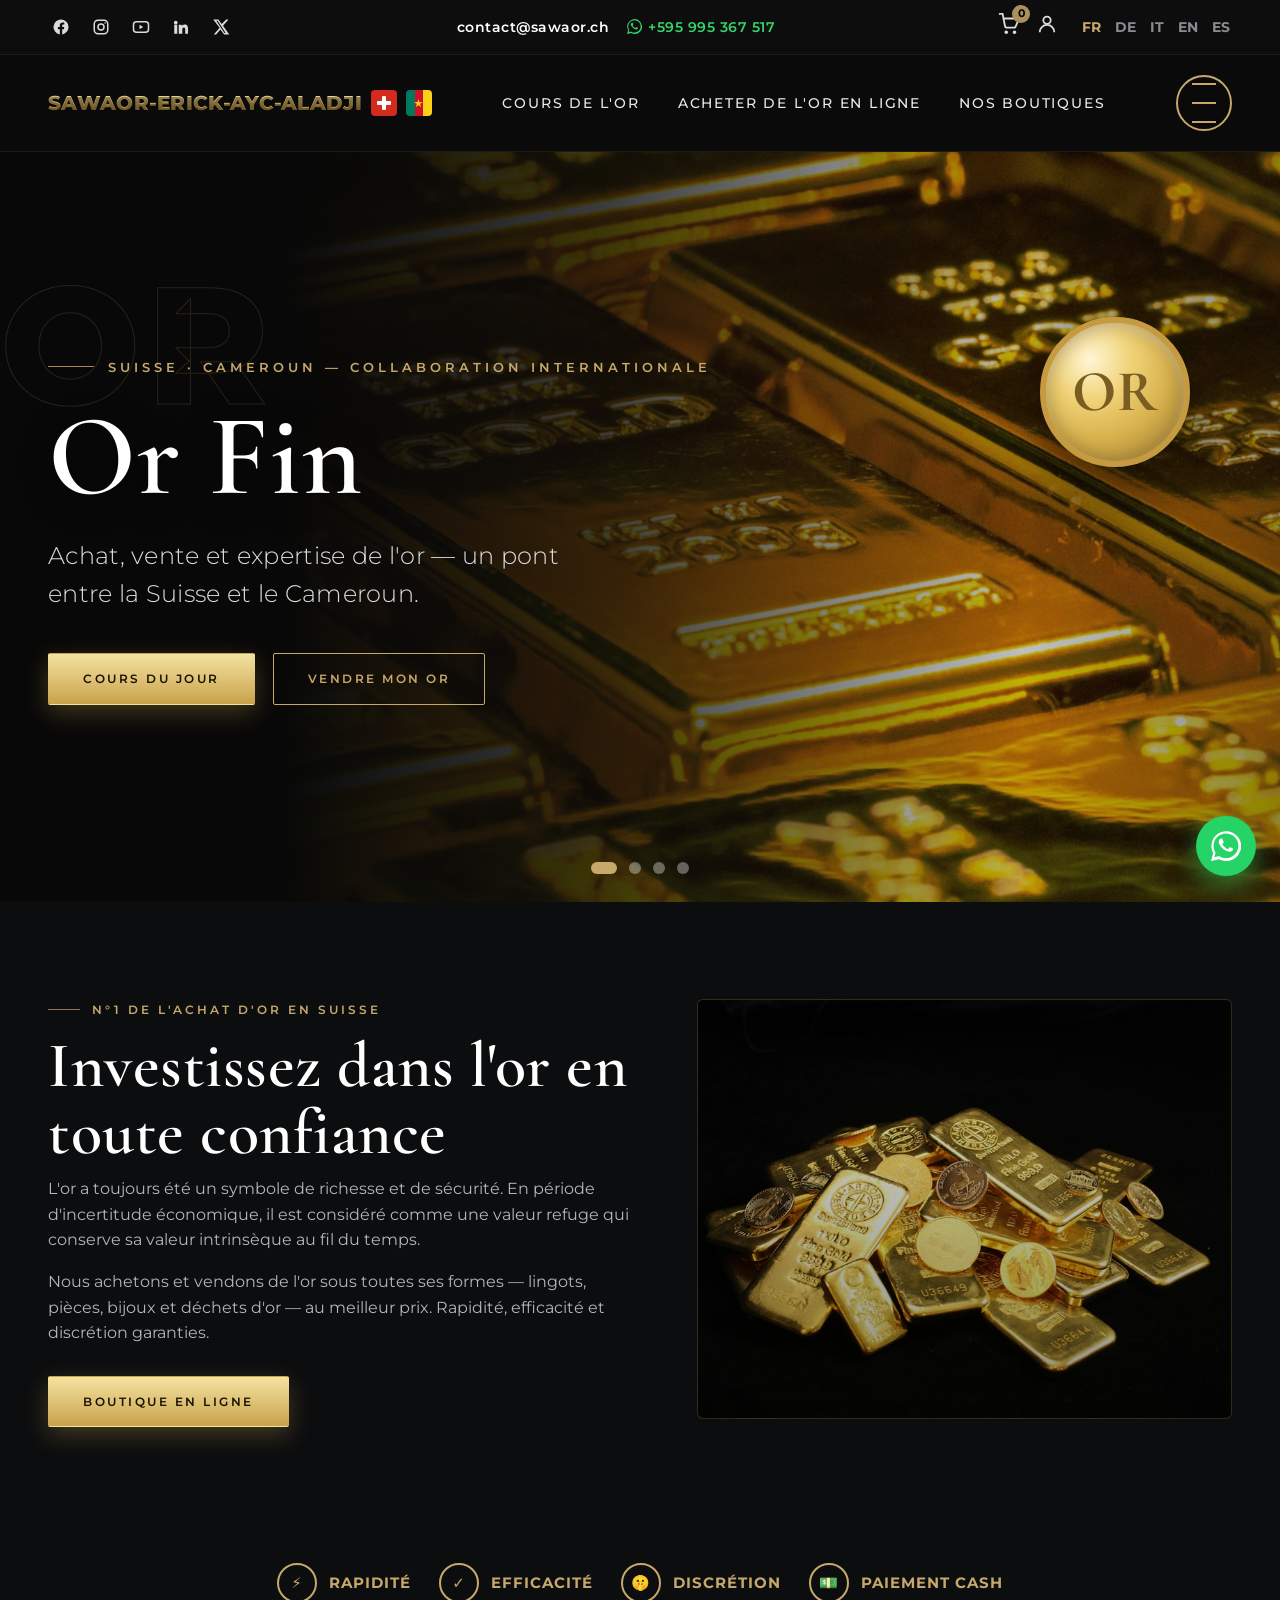
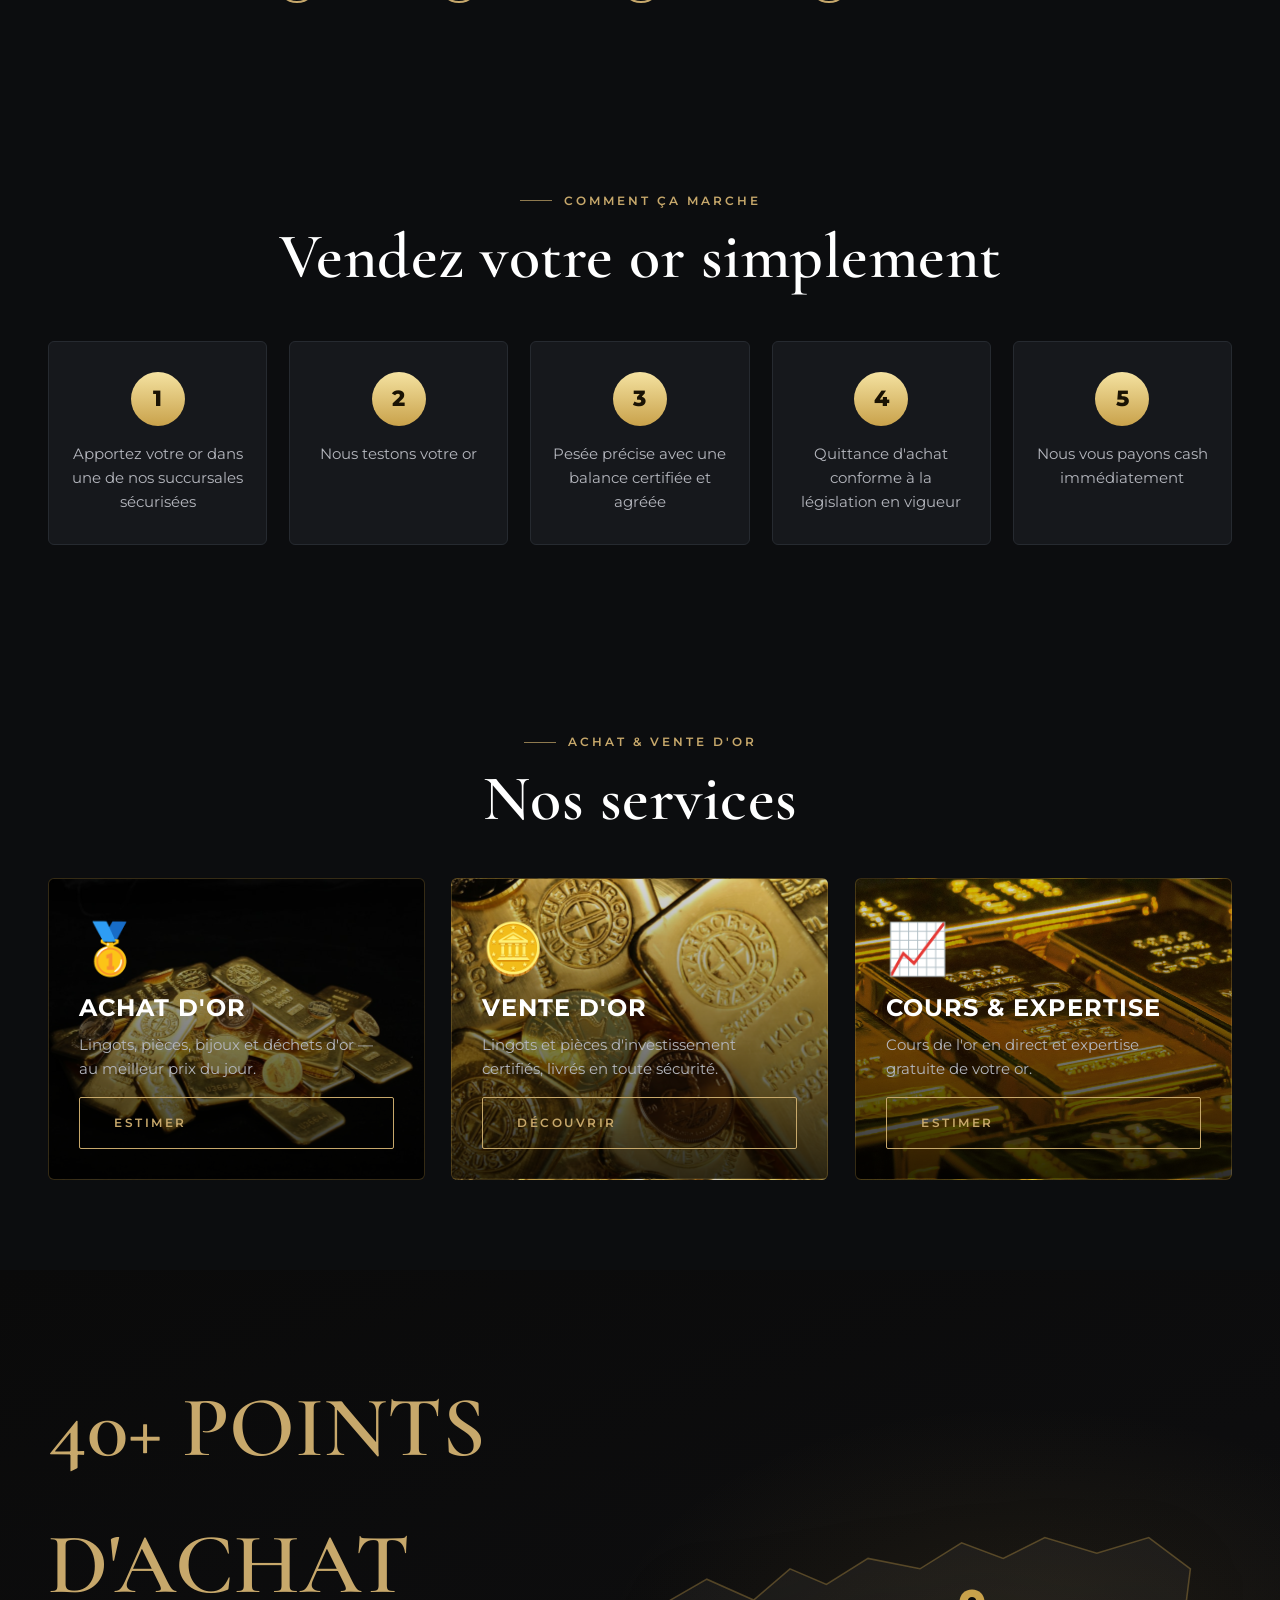
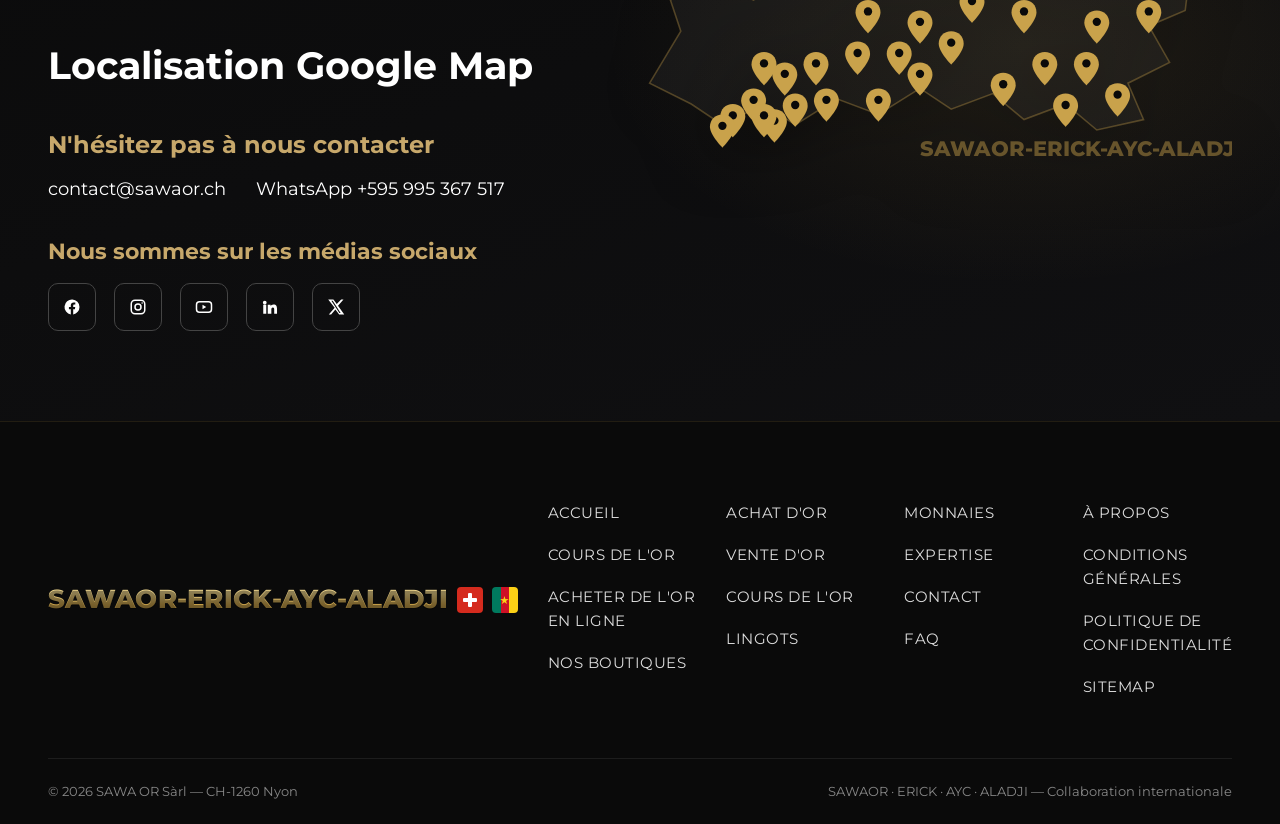
<file: index.html>
<!DOCTYPE html>
<html lang="fr">
<head>
<meta charset="UTF-8">
<meta name="viewport" content="width=device-width, initial-scale=1">
<title>SAWAOR-ERICK-AYC-ALADJI — Achat & Vente d'Or · Collaboration internationale</title>
<meta name="description" content="SAWAOR-ERICK-AYC-ALADJI — Achat et vente d'or en Suisse. Collaboration internationale Suisse–Cameroun. Cours de l'or en direct, paiement cash.">
<link rel="preconnect" href="https://fonts.googleapis.com">
<link href="https://fonts.googleapis.com/css2?family=Cormorant+Garamond:ital,wght@0,500;0,600;0,700;1,500&family=Montserrat:wght@300;400;500;600;700&display=swap" rel="stylesheet">
<link rel="stylesheet" href="css/style.css">
</head>
<body>
<div id="header"></div>

<!-- HERO -->
<section class="hero">
  <span class="ghost">OR</span>
  <div class="coin3d" aria-hidden="true"><div class="face front">OR</div><div class="face back">★</div></div>
  <div class="container">
    <div class="kicker" data-i18n="hero.kicker">Suisse · Cameroun — Collaboration internationale</div>
    <h1 data-i18n="hero.title">Or Fin</h1>
    <div class="sub" data-i18n="hero.sub">Achat, vente et expertise de l'or — un pont entre la Suisse et le Cameroun.</div>
    <div class="cta-row">
      <a class="btn btn-gold" href="cours.html" data-i18n="hero.cta1">Cours du jour</a>
      <a class="btn btn-ghost" href="boutiques.html" data-i18n="hero.cta2">Vendre mon or</a>
    </div>
  </div>
  <div class="dots"><span class="active"></span><span></span><span></span><span></span></div>
</section>

<!-- INTRO -->
<section class="section section-dark">
  <div class="container split">
    <div class="copy">
      <div class="eyebrow" data-i18n="intro.eyebrow">N°1 de l'achat d'or en Suisse</div>
      <h2 class="section-title" data-i18n="intro.title">Investissez dans l'or en toute confiance</h2>
      <p data-i18n="intro.p1">L'or a toujours été un symbole de richesse et de sécurité…</p>
      <p data-i18n="intro.p2">Nous achetons et vendons or, argent, bijoux, montres et pièces…</p>
      <a class="btn btn-gold" href="acheter.html" style="margin-top:14px" data-i18n="shop.eyebrow">Boutique en ligne</a>
    </div>
    <div class="media"><div class="coin">🏆</div></div>
  </div>
</section>

<!-- USP -->
<section class="section section-dark" style="padding-top:0">
  <div class="container">
    <div class="usp">
      <div class="item"><span class="ic">⚡</span><span data-i18n="usp.fast">Rapidité</span></div>
      <div class="item"><span class="ic">✓</span><span data-i18n="usp.eff">Efficacité</span></div>
      <div class="item"><span class="ic">🤫</span><span data-i18n="usp.disc">Discrétion</span></div>
      <div class="item"><span class="ic">💵</span><span data-i18n="usp.cash">Paiement cash</span></div>
    </div>
  </div>
</section>

<!-- PROCESO -->
<section class="section section-dark" id="steps">
  <div class="container">
    <div class="center" style="max-width:760px">
      <div class="eyebrow" data-i18n="steps.eyebrow">Comment ça marche</div>
      <h2 class="section-title" data-i18n="steps.title">Vendez votre or simplement</h2>
    </div>
    <div class="steps">
      <div class="step"><div class="n">1</div><p data-i18n="step1">Apportez votre or dans une de nos succursales sécurisées</p></div>
      <div class="step"><div class="n">2</div><p data-i18n="step2">Nous testons votre marchandise</p></div>
      <div class="step"><div class="n">3</div><p data-i18n="step3">Pesée précise avec une balance certifiée</p></div>
      <div class="step"><div class="n">4</div><p data-i18n="step4">Quittance d'achat conforme à la législation</p></div>
      <div class="step"><div class="n">5</div><p data-i18n="step5">Nous vous payons cash immédiatement</p></div>
    </div>
  </div>
</section>

<!-- SERVICIOS / CATEGORÍAS -->
<section class="section section-dark" id="services">
  <div class="container">
    <div class="center" style="max-width:760px">
      <div class="eyebrow" data-i18n="cats.eyebrow">Ce que nous achetons &amp; vendons</div>
      <h2 class="section-title" data-i18n="cats.title">Nos services</h2>
    </div>
    <div class="cards-3">
      <div class="feature" style="background-image:linear-gradient(180deg,rgba(0,0,0,.15),rgba(0,0,0,.82)),url('img/photos/lingots.jpg')">
        <div class="ico">🥇</div>
        <h3 data-i18n="svc.buy.t">Achat d'or</h3>
        <p data-i18n="svc.buy.p">Lingots, pièces, bijoux et déchets d'or — au meilleur prix du jour.</p>
        <a class="btn btn-ghost" href="cours.html" data-i18n="cat.sell">Estimer</a>
      </div>
      <div class="feature" style="background-image:linear-gradient(180deg,rgba(0,0,0,.15),rgba(0,0,0,.82)),url('img/photos/coins.jpg')">
        <div class="ico">🪙</div>
        <h3 data-i18n="svc.sell.t">Vente d'or</h3>
        <p data-i18n="svc.sell.p">Lingots et pièces d'investissement certifiés, livrés en toute sécurité.</p>
        <a class="btn btn-ghost" href="acheter.html" data-i18n="cat.buy">Découvrir</a>
      </div>
      <div class="feature" style="background-image:linear-gradient(180deg,rgba(0,0,0,.15),rgba(0,0,0,.82)),url('img/photos/hero.jpg')">
        <div class="ico">📈</div>
        <h3 data-i18n="svc.exp.t">Cours &amp; Expertise</h3>
        <p data-i18n="svc.exp.p">Cours de l'or en direct et expertise gratuite de votre or.</p>
        <a class="btn btn-ghost" href="cours.html" data-i18n="cat.sell">Estimer</a>
      </div>
    </div>
  </div>
</section>

<div id="footer"></div>

<script src="js/data.js"></script>
<script src="js/i18n.js"></script>
<script src="js/main.js"></script>
<script>
  document.getElementById('header').innerHTML=buildHeader('home');
  document.getElementById('footer').innerHTML=buildFooter();
  initCommon();
  // slider de puntos (decorativo)
  const dots=document.querySelectorAll('.hero .dots span');let di=0;
  setInterval(()=>{dots.forEach(d=>d.classList.remove('active'));di=(di+1)%dots.length;dots[di].classList.add('active');},3500);
</script>
</body>
</html>
</file>
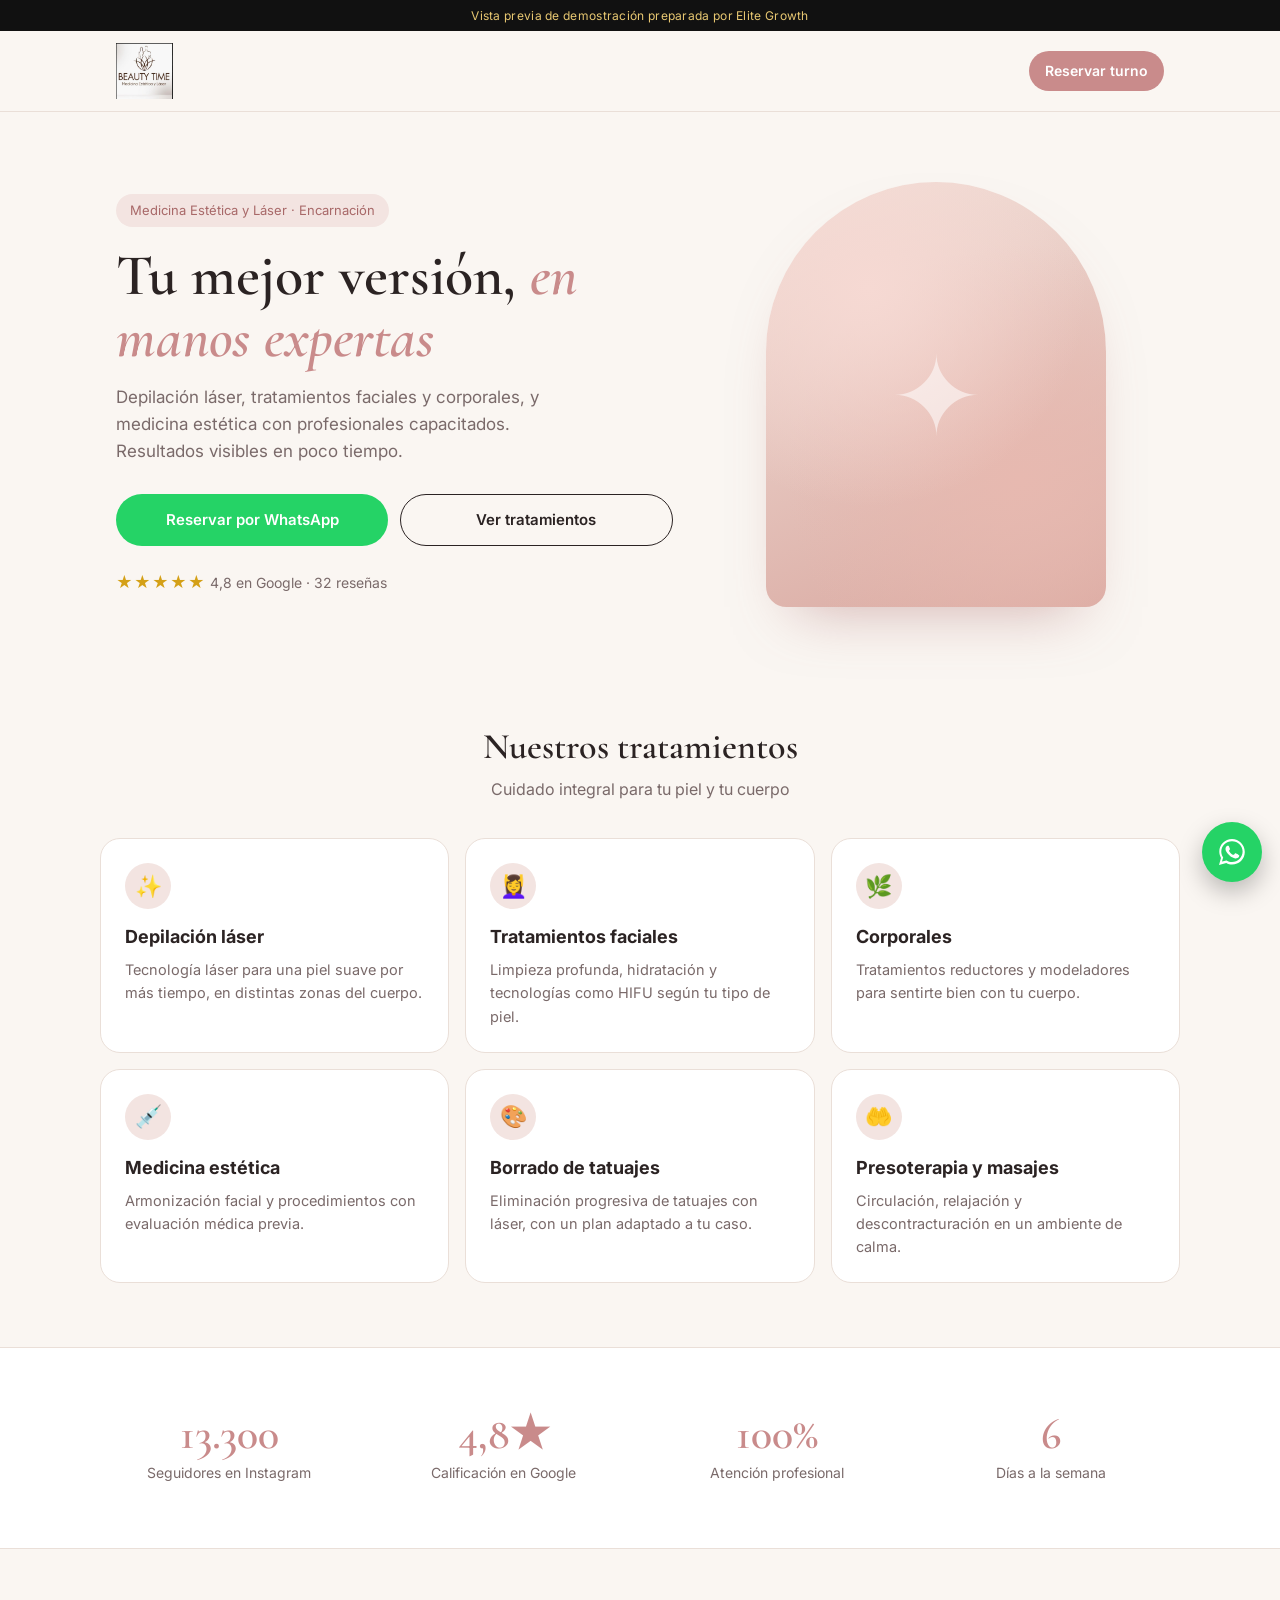
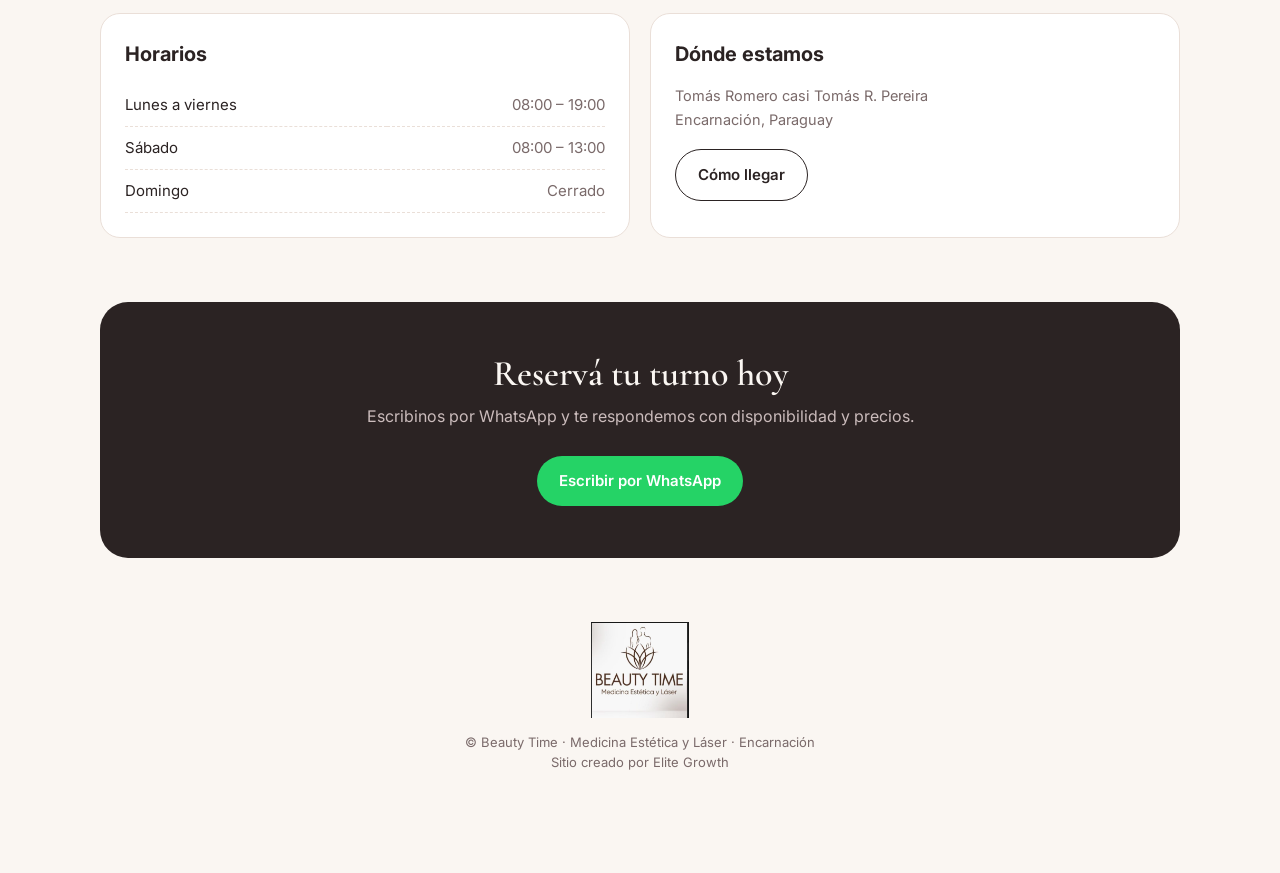
<file: beauty-time/index.html>
<!DOCTYPE html>
<html lang="es-PY">
<head>
<meta charset="UTF-8">
<meta name="viewport" content="width=device-width, initial-scale=1.0">
<title>Beauty Time · Medicina Estética y Láser · Encarnación</title>
<meta name="description" content="Depilación láser, tratamientos faciales y corporales, medicina estética y más en Encarnación, Paraguay. Reservá tu turno por WhatsApp.">
<link rel="preconnect" href="https://fonts.googleapis.com">
<link rel="preconnect" href="https://fonts.gstatic.com" crossorigin>
<link href="https://fonts.googleapis.com/css2?family=Cormorant+Garamond:ital,wght@0,500;0,600;1,500&family=Inter:wght@400;500;600&display=swap" rel="stylesheet">
<style>
  :root{
    --rose:#c98b8b; --rose-d:#a86868; --rose-soft:#f3e4e1;
    --cream:#faf6f2; --ink:#2b2323; --muted:#7a6a6a; --line:#eadfd8;
    --white:#ffffff; --wa:#25d366;
  }
  @media (prefers-color-scheme: dark){
    :root:not([data-theme="light"]){
      --cream:#1d1718; --ink:#f5ecea; --muted:#b6a6a6; --line:#3a2e2f;
      --white:#261e1f; --rose-soft:#3a2a2b; --rose:#d99f9f; --rose-d:#e7b3b3;
    }
  }
  :root[data-theme="dark"]{
    --cream:#1d1718; --ink:#f5ecea; --muted:#b6a6a6; --line:#3a2e2f;
    --white:#261e1f; --rose-soft:#3a2a2b; --rose:#d99f9f; --rose-d:#e7b3b3;
  }
  *{box-sizing:border-box;margin:0;padding:0}
  html{scroll-behavior:smooth}
  body{font-family:Inter,system-ui,sans-serif;color:var(--ink);background:var(--cream);line-height:1.6;overflow-x:hidden}
  a{color:inherit;text-decoration:none}
  img{max-width:100%}
  .demo-bar{background:#111;color:#e8c872;font-size:12px;text-align:center;padding:6px 16px;letter-spacing:.3px}
  header{position:sticky;top:0;z-index:10;background:rgba(250,246,242,.92);backdrop-filter:blur(8px);-webkit-backdrop-filter:blur(8px);border-bottom:1px solid var(--line)}
  .nav{max-width:1080px;margin:auto;display:flex;align-items:center;justify-content:space-between;gap:12px;padding:12px 16px}
  .logo{display:inline-flex;align-items:center;white-space:nowrap}
  .logo img{height:56px;width:auto;display:block}
  .footer-logo{display:block;margin:0 auto 14px;height:96px;width:auto}
  .btn{display:inline-flex;align-items:center;justify-content:center;gap:8px;background:var(--rose);color:#fff;padding:13px 22px;border-radius:40px;font-weight:600;font-size:15px;transition:background .2s,transform .2s;border:0;cursor:pointer;text-align:center}
  .btn:hover{background:var(--rose-d)}
  .btn:active{transform:scale(.98)}
  .btn.ghost{background:transparent;color:var(--ink);border:1px solid var(--ink)}
  .btn.ghost:hover{background:var(--ink);color:var(--cream)}
  .btn.sm{padding:9px 16px;font-size:14px}
  .btn.wa{background:var(--wa)}
  .btn.wa:hover{background:#1ebe5a}

  .hero{max-width:1080px;margin:auto;padding:44px 16px 56px;display:grid;gap:36px;align-items:center}
  .tag{display:inline-block;font-size:13px;color:var(--rose-d);background:var(--rose-soft);padding:6px 14px;border-radius:30px;margin-bottom:18px}
  h1{font-family:'Cormorant Garamond',serif;font-size:42px;line-height:1.06;font-weight:600;margin-bottom:16px}
  h1 em{color:var(--rose);font-style:italic}
  .hero p.lead{color:var(--muted);font-size:17px;margin-bottom:28px;max-width:480px}
  .cta-row{display:flex;gap:12px;flex-wrap:wrap}
  .cta-row .btn{flex:1 1 220px}
  .stars{margin-top:24px;font-size:14px;color:var(--muted)}
  .stars b{color:#d4a017;font-size:16px;letter-spacing:1px}
  .hero-art{aspect-ratio:4/5;width:100%;max-width:340px;margin:auto;border-radius:200px 200px 24px 24px;background:radial-gradient(circle at 30% 25%,#f6d9d3,transparent 55%),radial-gradient(circle at 75% 70%,#e7b9b0,transparent 60%),linear-gradient(160deg,#f2e1da,#d9a8a0);position:relative;overflow:hidden;box-shadow:0 30px 60px -30px rgba(168,104,104,.5)}
  .hero-art::after{content:"✦";position:absolute;font-size:110px;color:rgba(255,255,255,.55);top:50%;left:50%;transform:translate(-50%,-50%)}

  section{padding:64px 16px}
  .wrap{max-width:1080px;margin:auto}
  h2{font-family:'Cormorant Garamond',serif;font-size:36px;font-weight:600;text-align:center;margin-bottom:10px;line-height:1.1}
  .sub{text-align:center;color:var(--muted);margin:0 auto 36px;max-width:560px}

  .grid{display:grid;gap:16px;grid-template-columns:1fr}
  .card{background:var(--white);border:1px solid var(--line);border-radius:20px;padding:24px}
  .card .ic{width:46px;height:46px;border-radius:50%;background:var(--rose-soft);display:grid;place-items:center;font-size:22px;margin-bottom:14px}
  .card h3{font-size:18px;margin-bottom:6px}
  .card p{color:var(--muted);font-size:14.5px}

  .why{background:var(--white);border-top:1px solid var(--line);border-bottom:1px solid var(--line)}
  .why .grid{grid-template-columns:1fr 1fr;text-align:center}
  .why .n{font-family:'Cormorant Garamond',serif;font-size:44px;color:var(--rose);font-weight:600;line-height:1}
  .why .l{font-size:14px;color:var(--muted);margin-top:6px}

  .info{display:grid;gap:20px;grid-template-columns:1fr}
  .info h3{font-size:20px;margin-bottom:14px}
  table{width:100%;font-size:15px;border-collapse:collapse}
  td{padding:9px 0;border-bottom:1px dashed var(--line)}
  td:last-child{text-align:right;color:var(--muted)}
  .addr{color:var(--muted);margin-bottom:18px}

  .final{background:var(--ink);color:var(--cream);text-align:center;border-radius:28px;padding:52px 22px;max-width:1080px;margin:0 auto 64px}
  .final h2{color:var(--cream)}
  .final p{color:#cbbcbc;margin:8px 0 26px}
  .final .btn{background:var(--wa)}
  .final .btn:hover{background:#1ebe5a}

  footer{text-align:center;font-size:13px;color:var(--muted);padding:0 16px 100px}

  .wa-float{position:fixed;right:18px;bottom:18px;width:60px;height:60px;border-radius:50%;background:var(--wa);display:grid;place-items:center;box-shadow:0 10px 25px rgba(0,0,0,.25);z-index:20;transition:transform .2s}
  .wa-float:hover{transform:scale(1.06)}
  .wa-float svg{width:32px;height:32px;fill:#fff}

  .reveal{opacity:0;transform:translateY(16px);transition:opacity .6s ease,transform .6s ease}
  .reveal.in{opacity:1;transform:none}
  @media (prefers-reduced-motion: reduce){
    html{scroll-behavior:auto}
    .reveal{opacity:1;transform:none;transition:none}
  }

  @media (min-width:640px){
    .grid{grid-template-columns:repeat(2,1fr)}
    h1{font-size:50px}
    .why .grid{grid-template-columns:repeat(4,1fr)}
  }
  @media (min-width:900px){
    .hero{grid-template-columns:1.1fr .9fr;padding-top:70px}
    .hero p.lead{margin-left:0}
    h1{font-size:58px}
    .grid{grid-template-columns:repeat(3,1fr)}
    .info{grid-template-columns:1fr 1fr}
    .nav a.btn{display:inline-flex}
  }
  @media (max-width:360px){
    .logo img{height:46px}
    .nav .btn.sm{padding:8px 12px;font-size:13px}
  }
</style>
</head>
<body>

<div class="demo-bar">Vista previa de demostración preparada por Elite Growth</div>

<header>
  <div class="nav">
    <a class="logo" href="#inicio"><img src="img/logo.png" alt="Beauty Time · Medicina Estética y Láser" width="742" height="724"></a>
    <a class="btn sm" href="https://wa.me/595995350015?text=Hola%20Beauty%20Time%2C%20quiero%20reservar%20un%20turno">Reservar turno</a>
  </div>
</header>

<main id="inicio">

  <div class="hero">
    <div>
      <span class="tag">Medicina Estética y Láser · Encarnación</span>
      <h1>Tu mejor versión, <em>en manos expertas</em></h1>
      <p class="lead">Depilación láser, tratamientos faciales y corporales, y medicina estética con profesionales capacitados. Resultados visibles en poco tiempo.</p>
      <div class="cta-row">
        <a class="btn wa" href="https://wa.me/595995350015?text=Hola%20Beauty%20Time%2C%20quiero%20reservar%20un%20turno">Reservar por WhatsApp</a>
        <a class="btn ghost" href="#servicios">Ver tratamientos</a>
      </div>
      <div class="stars"><b>★★★★★</b> 4,8 en Google · 32 reseñas</div>
    </div>
    <div class="hero-art" role="img" aria-label="Ilustración decorativa"></div>
  </div>

  <section id="servicios">
    <div class="wrap">
      <h2 class="reveal">Nuestros tratamientos</h2>
      <p class="sub reveal">Cuidado integral para tu piel y tu cuerpo</p>
      <div class="grid">
        <article class="card reveal"><div class="ic">✨</div><h3>Depilación láser</h3><p>Tecnología láser para una piel suave por más tiempo, en distintas zonas del cuerpo.</p></article>
        <article class="card reveal"><div class="ic">💆‍♀️</div><h3>Tratamientos faciales</h3><p>Limpieza profunda, hidratación y tecnologías como HIFU según tu tipo de piel.</p></article>
        <article class="card reveal"><div class="ic">🌿</div><h3>Corporales</h3><p>Tratamientos reductores y modeladores para sentirte bien con tu cuerpo.</p></article>
        <article class="card reveal"><div class="ic">💉</div><h3>Medicina estética</h3><p>Armonización facial y procedimientos con evaluación médica previa.</p></article>
        <article class="card reveal"><div class="ic">🎨</div><h3>Borrado de tatuajes</h3><p>Eliminación progresiva de tatuajes con láser, con un plan adaptado a tu caso.</p></article>
        <article class="card reveal"><div class="ic">🤲</div><h3>Presoterapia y masajes</h3><p>Circulación, relajación y descontracturación en un ambiente de calma.</p></article>
      </div>
    </div>
  </section>

  <section class="why">
    <div class="wrap grid">
      <div class="reveal"><div class="n">13.300</div><div class="l">Seguidores en Instagram</div></div>
      <div class="reveal"><div class="n">4,8★</div><div class="l">Calificación en Google</div></div>
      <div class="reveal"><div class="n">100%</div><div class="l">Atención profesional</div></div>
      <div class="reveal"><div class="n">6</div><div class="l">Días a la semana</div></div>
    </div>
  </section>

  <section>
    <div class="wrap info">
      <div class="card reveal">
        <h3>Horarios</h3>
        <table>
          <tr><td>Lunes a viernes</td><td>08:00 – 19:00</td></tr>
          <tr><td>Sábado</td><td>08:00 – 13:00</td></tr>
          <tr><td>Domingo</td><td>Cerrado</td></tr>
        </table>
      </div>
      <div class="card reveal">
        <h3>Dónde estamos</h3>
        <p class="addr">Tomás Romero casi Tomás R. Pereira<br>Encarnación, Paraguay</p>
        <a class="btn ghost" href="https://www.google.com/maps/place/?q=place_id:ChIJiyKAx8GVV5QRErNeFJSDQk4" target="_blank" rel="noopener">Cómo llegar</a>
      </div>
    </div>
  </section>

  <div class="final reveal">
    <h2>Reservá tu turno hoy</h2>
    <p>Escribinos por WhatsApp y te respondemos con disponibilidad y precios.</p>
    <a class="btn" href="https://wa.me/595995350015?text=Hola%20Beauty%20Time%2C%20quiero%20reservar%20un%20turno">Escribir por WhatsApp</a>
  </div>

</main>

<footer>
  <img class="footer-logo" src="img/logo.png" alt="Beauty Time">
  © Beauty Time · Medicina Estética y Láser · Encarnación<br>Sitio creado por Elite Growth
</footer>

<a class="wa-float" href="https://wa.me/595995350015?text=Hola%20Beauty%20Time%2C%20quiero%20reservar%20un%20turno" aria-label="Escribir por WhatsApp">
  <svg viewBox="0 0 32 32" aria-hidden="true"><path d="M16 3C9 3 3.3 8.6 3.3 15.6c0 2.2.6 4.4 1.7 6.3L3 29l7.3-1.9c1.8 1 3.8 1.5 5.8 1.5 7 0 12.7-5.6 12.7-12.6C28.7 8.6 23 3 16 3zm0 23.1c-1.9 0-3.7-.5-5.3-1.5l-.4-.2-4.3 1.1 1.2-4.2-.3-.4c-1.1-1.7-1.6-3.6-1.6-5.5C5.3 9.9 10.1 5.2 16 5.2s10.6 4.7 10.6 10.4S21.9 26.1 16 26.1zm5.8-7.8c-.3-.2-1.9-.9-2.2-1s-.5-.2-.7.2-.8 1-1 1.2-.4.2-.7.1c-.3-.2-1.3-.5-2.5-1.6-.9-.8-1.6-1.8-1.7-2.1s0-.5.1-.6l.5-.6c.2-.2.2-.4.3-.6s0-.4 0-.6l-1-2.4c-.3-.6-.5-.5-.7-.5h-.6c-.2 0-.6.1-.9.4s-1.2 1.1-1.2 2.8 1.2 3.2 1.4 3.5c.2.2 2.4 3.6 5.8 5 .8.4 1.4.6 1.9.7.8.3 1.6.2 2.2.1.7-.1 1.9-.8 2.2-1.5s.3-1.4.2-1.5c-.1-.2-.3-.3-.6-.4z"/></svg>
</a>

<script>
  (function(){
    var items = document.querySelectorAll('.reveal');
    if (!('IntersectionObserver' in window)) { items.forEach(function(el){ el.classList.add('in'); }); return; }
    var io = new IntersectionObserver(function(entries){
      entries.forEach(function(e){
        if (e.isIntersecting) { e.target.classList.add('in'); io.unobserve(e.target); }
      });
    }, { threshold: 0.12 });
    items.forEach(function(el){ io.observe(el); });
  })();
</script>
</body>
</html>
</file>
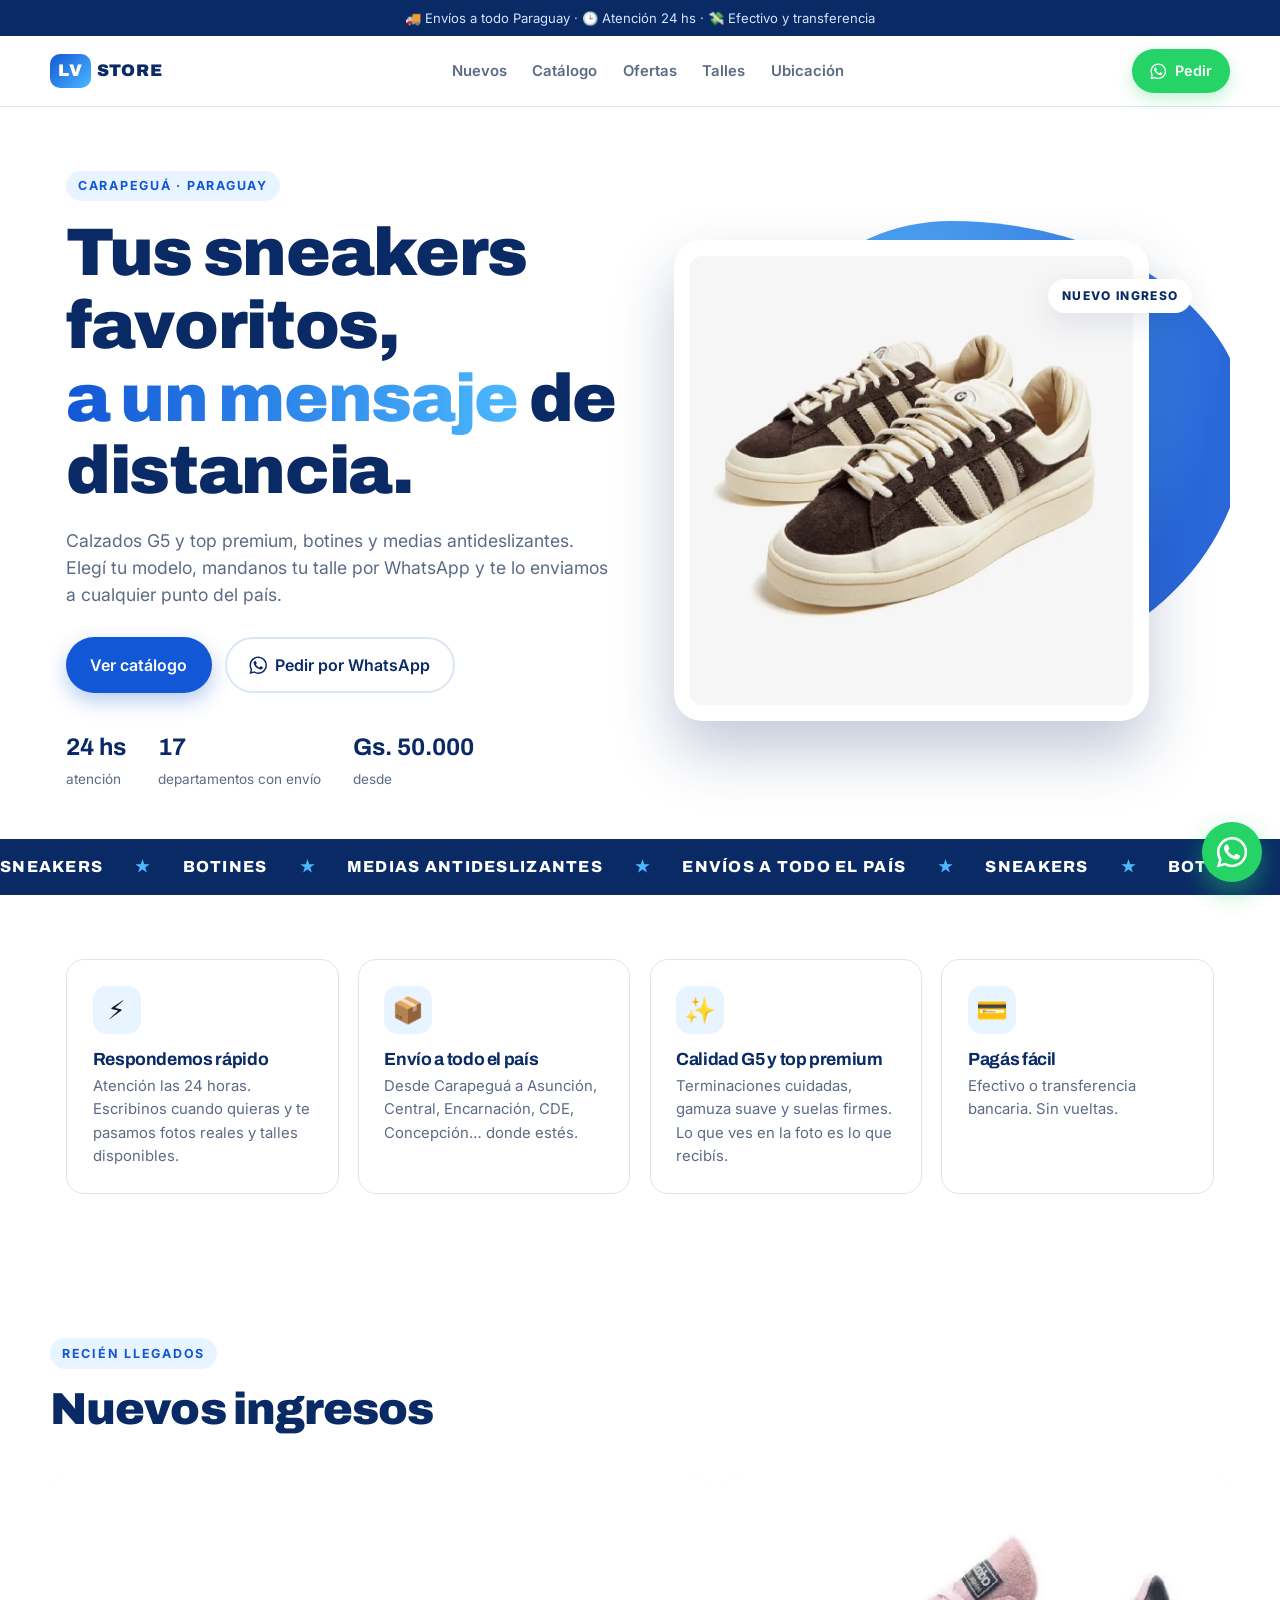
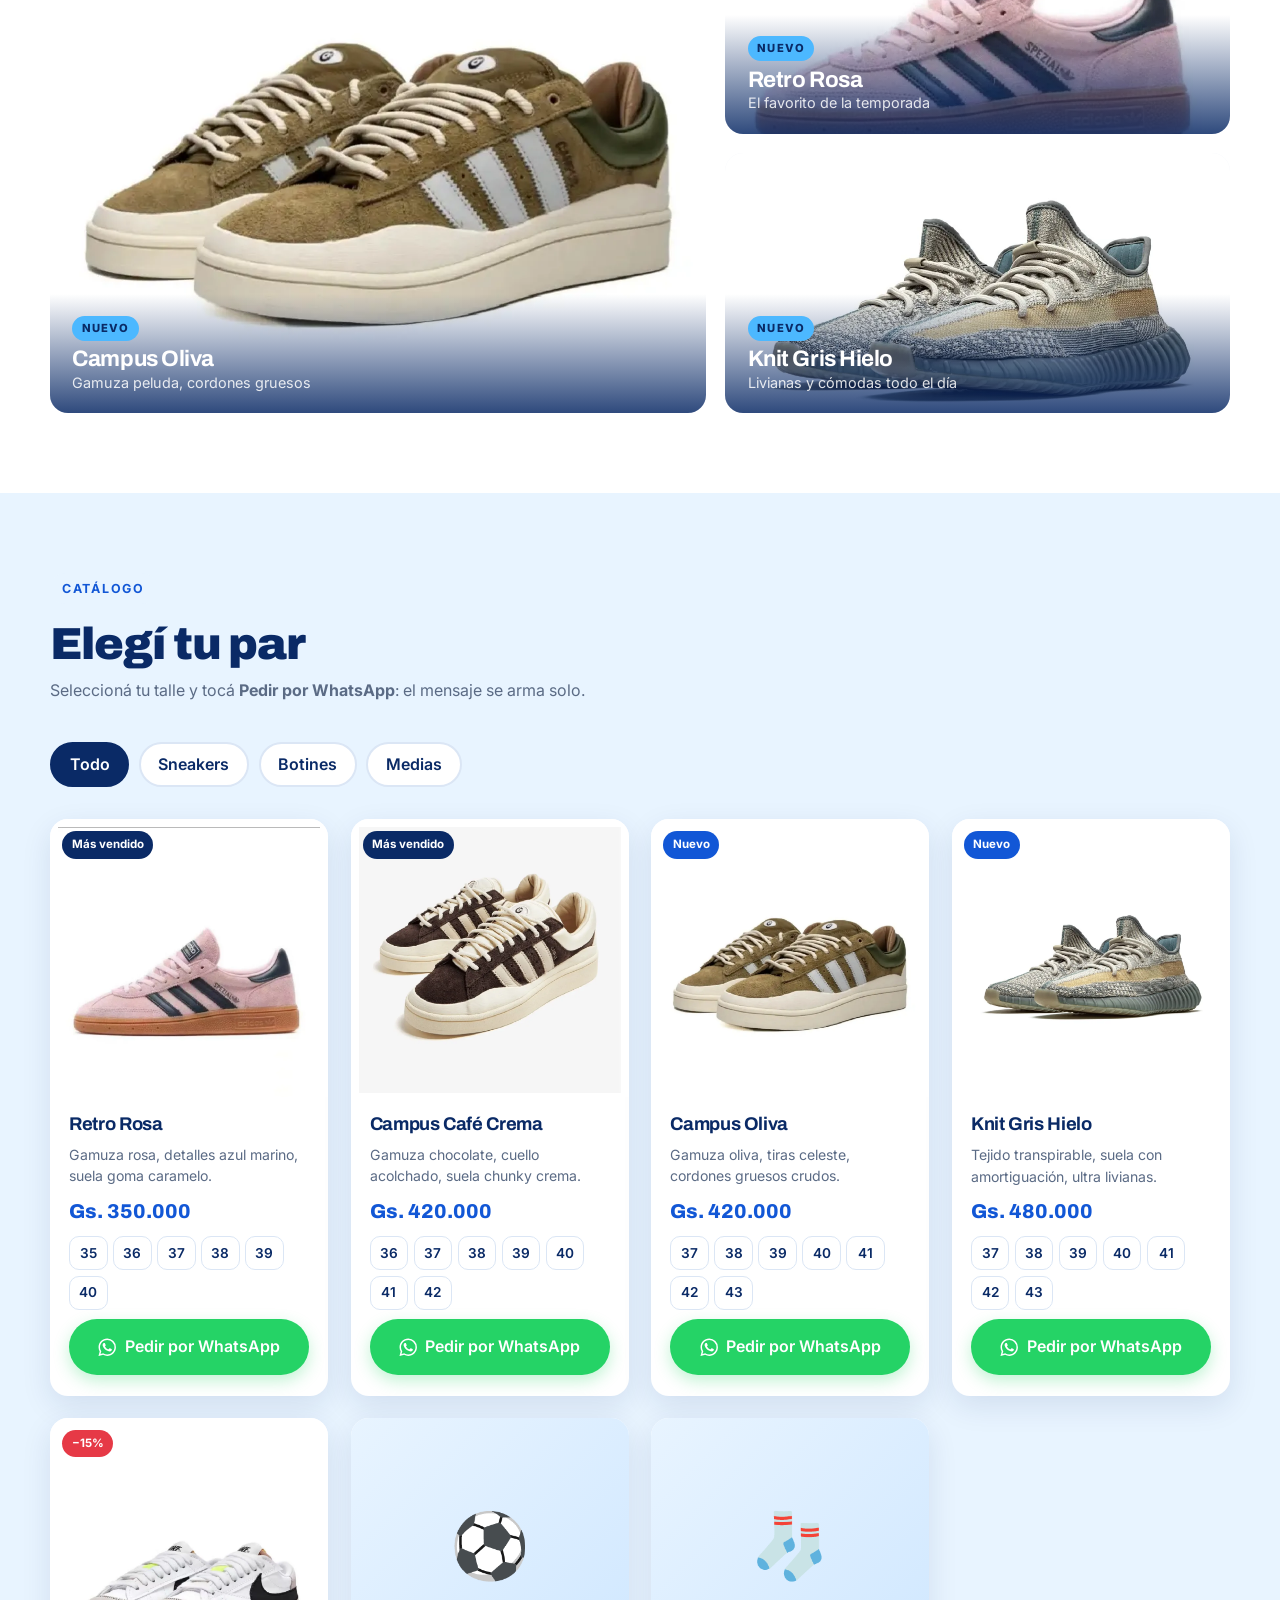
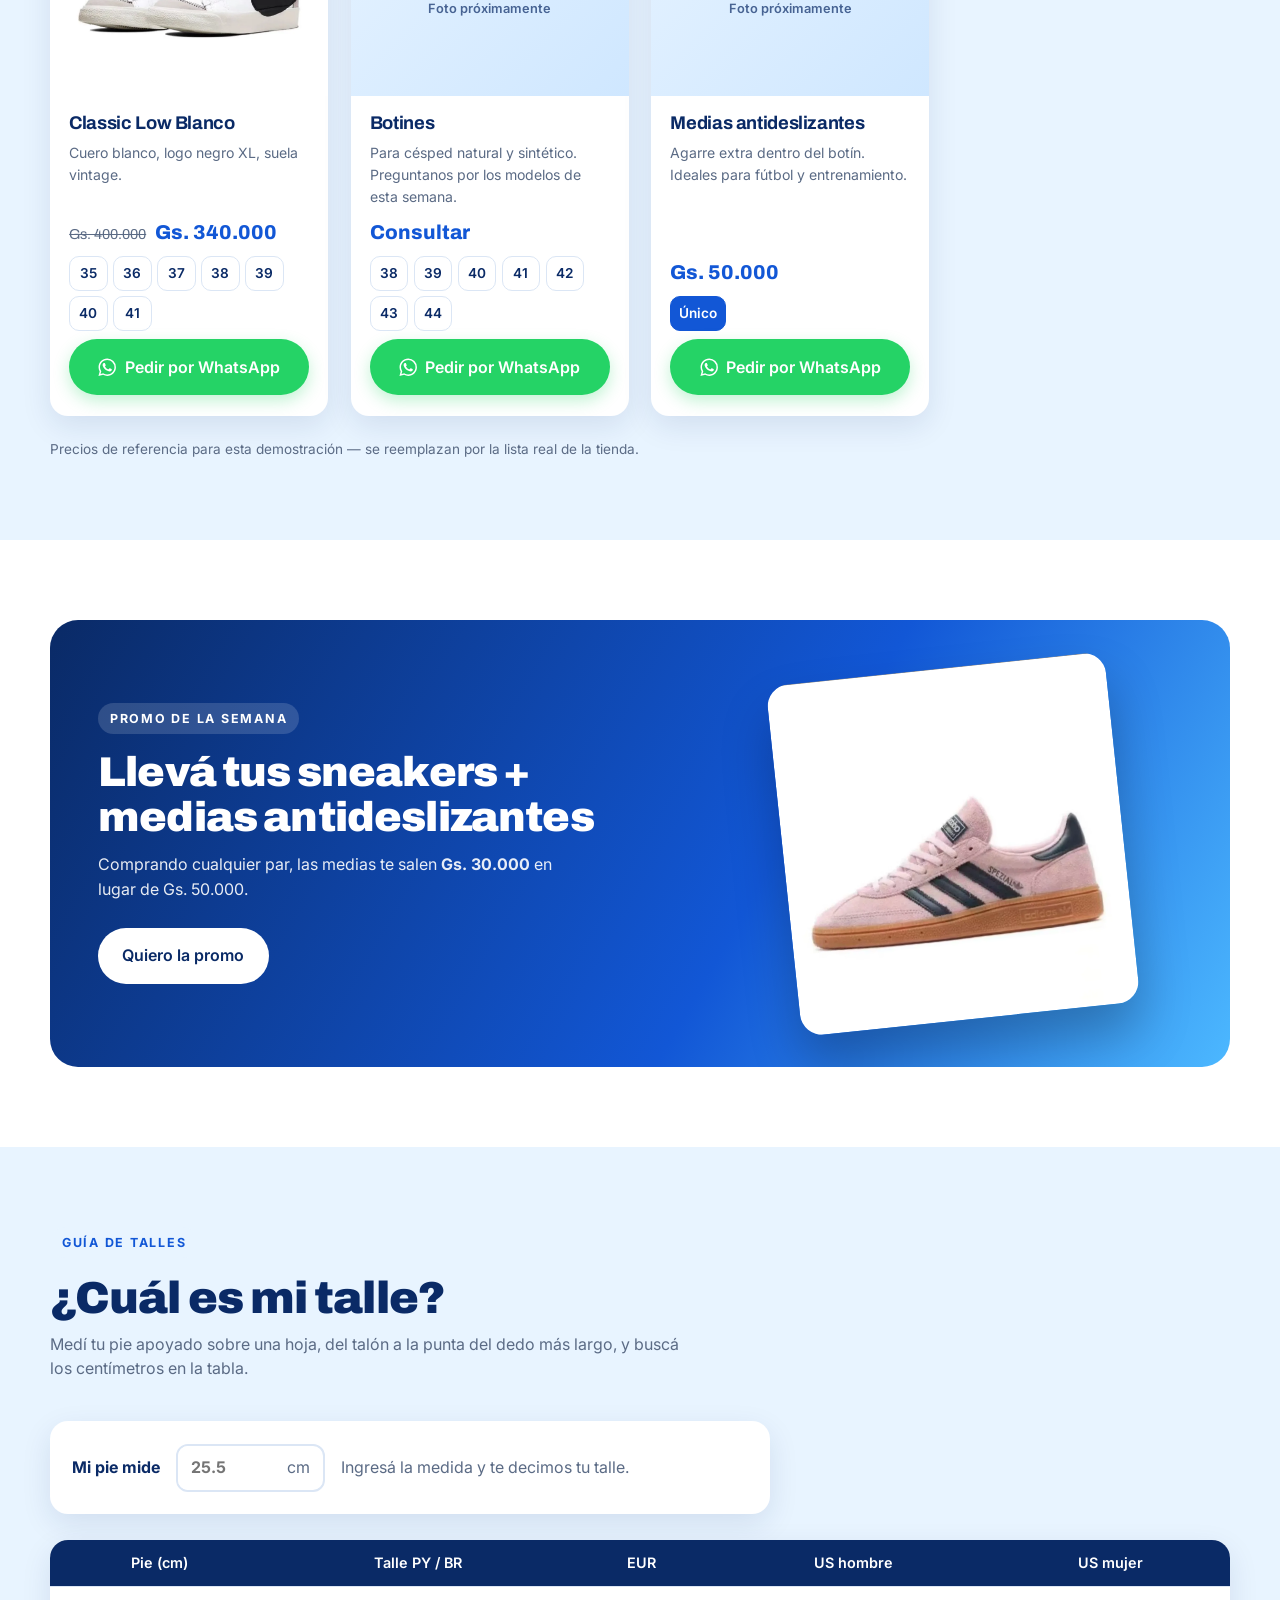
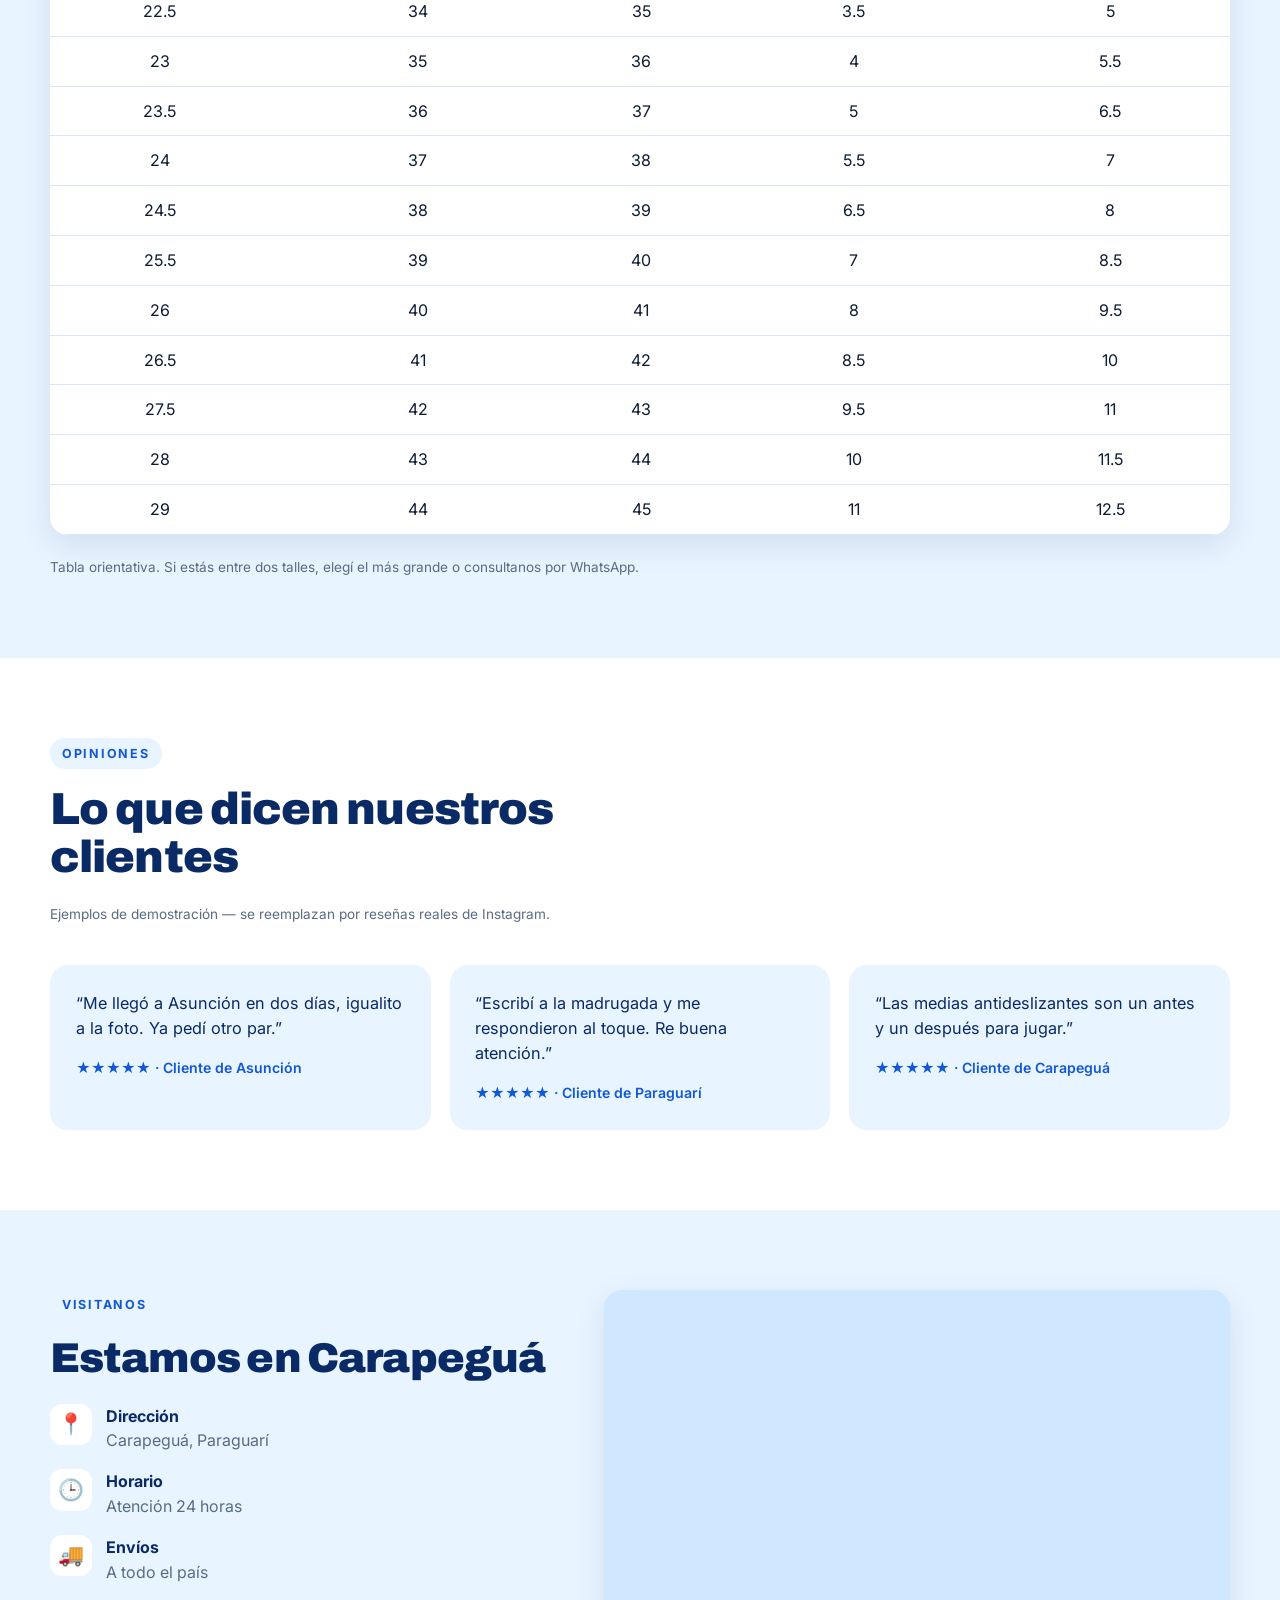
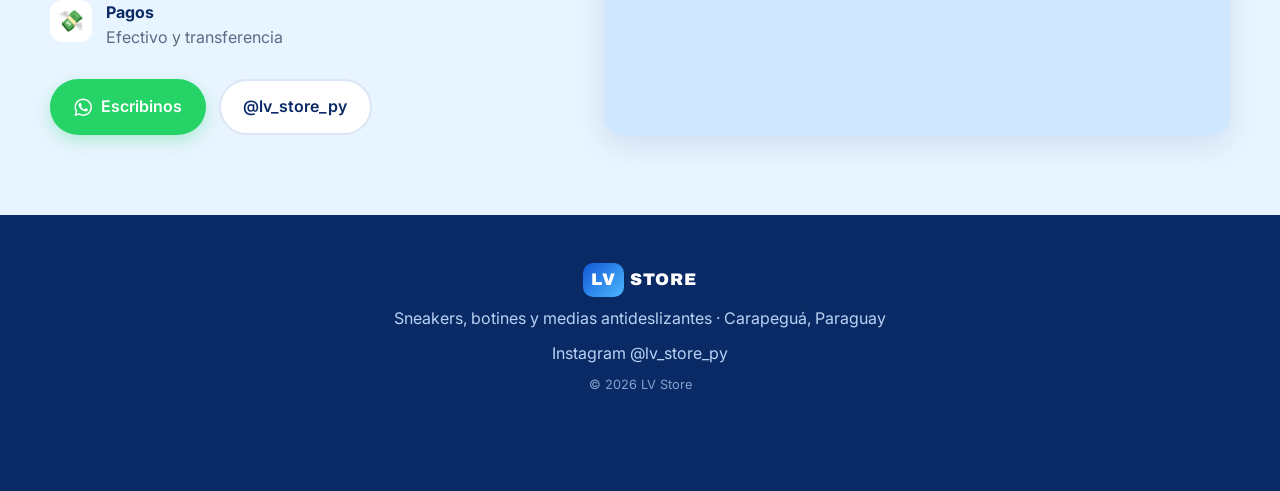
<file: lv-store/index.html>
<!doctype html>
<html lang="es-PY">
<head>
<meta charset="utf-8">
<meta name="viewport" content="width=device-width, initial-scale=1">
<title>LV Store — Sneakers en Carapeguá · Envíos a todo Paraguay</title>
<meta name="description" content="LV Store: sneakers G5 y top premium, botines y medias antideslizantes. Atención 24 hs, envíos a todo Paraguay. Pedí por WhatsApp.">
<meta property="og:title" content="LV Store — Sneakers en Carapeguá">
<meta property="og:description" content="Sneakers, botines y medias antideslizantes. Envíos a todo el país.">
<meta property="og:image" content="img/campus-cafe.webp">
<meta name="theme-color" content="#0b3d91">
<link rel="preconnect" href="https://fonts.googleapis.com">
<link rel="preconnect" href="https://fonts.gstatic.com" crossorigin>
<link href="https://fonts.googleapis.com/css2?family=Archivo:wght@400;600;800;900&family=Inter:wght@400;500;600&display=swap" rel="stylesheet">
<link rel="stylesheet" href="css/styles.css?v=20261005">
<script>
  window.__BRAND__ = {
    name: "LV Store",
    // Número de WhatsApp para pedidos, formato internacional sin "+" ni espacios (ej.: 595981123456).
    // Mientras esté vacío, los botones llevan al Instagram de la tienda.
    whatsapp: "",
    instagram: "lv_store_py"
  };
</script>
<script src="js/main.js?v=20261005" defer></script>
</head>
<body>

<div class="topbar">
  <p>🚚 Envíos a todo Paraguay · 🕒 Atención 24 hs · 💸 Efectivo y transferencia</p>
</div>

<header class="nav" id="top">
  <a href="#top" class="logo" aria-label="LV Store, inicio">
    <span class="logo-mark">LV</span><span class="logo-text">STORE</span>
  </a>
  <nav class="nav-links" aria-label="Principal">
    <a href="#nuevos">Nuevos</a>
    <a href="#catalogo">Catálogo</a>
    <a href="#ofertas">Ofertas</a>
    <a href="#talles">Talles</a>
    <a href="#ubicacion">Ubicación</a>
  </nav>
  <a class="btn btn-wa btn-sm js-wa" data-msg="¡Hola LV Store! Quiero hacer una consulta 👟" href="https://instagram.com/lv_store_py" target="_blank" rel="noopener">
    <svg viewBox="0 0 24 24" aria-hidden="true"><use href="#i-wa"/></svg> Pedir
  </a>
</header>

<main>

<!-- HERO -->
<section class="hero">
  <div class="hero-copy">
    <span class="eyebrow">Carapeguá · Paraguay</span>
    <h1>Tus sneakers favoritos,<br><em>a un mensaje</em> de distancia.</h1>
    <p class="lead">Calzados G5 y top premium, botines y medias antideslizantes. Elegí tu modelo, mandanos tu talle por WhatsApp y te lo enviamos a cualquier punto del país.</p>
    <div class="hero-cta">
      <a href="#catalogo" class="btn btn-primary">Ver catálogo</a>
      <a class="btn btn-ghost js-wa" data-msg="¡Hola LV Store! Quiero ver los modelos disponibles 👟" href="https://instagram.com/lv_store_py" target="_blank" rel="noopener">
        <svg viewBox="0 0 24 24" aria-hidden="true"><use href="#i-wa"/></svg> Pedir por WhatsApp
      </a>
    </div>
    <ul class="hero-facts">
      <li><strong>24 hs</strong><span>atención</span></li>
      <li><strong>17</strong><span>departamentos con envío</span></li>
      <li><strong>Gs. 50.000</strong><span>desde</span></li>
    </ul>
  </div>
  <div class="hero-visual">
    <div class="hero-blob" aria-hidden="true"></div>
    <img src="img/campus-cafe.webp" alt="Zapatillas de gamuza marrón con suela crema" width="1000" height="1000" fetchpriority="high">
    <span class="hero-tag">NUEVO INGRESO</span>
  </div>
</section>

<!-- MARQUEE -->
<div class="marquee" aria-hidden="true">
  <div class="marquee-track">
    <span>SNEAKERS</span><span>★</span><span>BOTINES</span><span>★</span><span>MEDIAS ANTIDESLIZANTES</span><span>★</span><span>ENVÍOS A TODO EL PAÍS</span><span>★</span>
    <span>SNEAKERS</span><span>★</span><span>BOTINES</span><span>★</span><span>MEDIAS ANTIDESLIZANTES</span><span>★</span><span>ENVÍOS A TODO EL PAÍS</span><span>★</span>
  </div>
</div>

<!-- POR QUÉ -->
<section class="why">
  <article>
    <div class="why-ico">⚡</div>
    <h3>Respondemos rápido</h3>
    <p>Atención las 24 horas. Escribinos cuando quieras y te pasamos fotos reales y talles disponibles.</p>
  </article>
  <article>
    <div class="why-ico">📦</div>
    <h3>Envío a todo el país</h3>
    <p>Desde Carapeguá a Asunción, Central, Encarnación, CDE, Concepción… donde estés.</p>
  </article>
  <article>
    <div class="why-ico">✨</div>
    <h3>Calidad G5 y top premium</h3>
    <p>Terminaciones cuidadas, gamuza suave y suelas firmes. Lo que ves en la foto es lo que recibís.</p>
  </article>
  <article>
    <div class="why-ico">💳</div>
    <h3>Pagás fácil</h3>
    <p>Efectivo o transferencia bancaria. Sin vueltas.</p>
  </article>
</section>

<!-- NUEVOS INGRESOS -->
<section class="section" id="nuevos">
  <div class="section-head">
    <span class="eyebrow">Recién llegados</span>
    <h2>Nuevos ingresos</h2>
  </div>
  <div class="new-grid">
    <a href="#p-campus-oliva" class="new-card new-card--big">
      <img src="img/campus-oliva.webp" alt="Zapatillas de gamuza verde oliva" loading="lazy" width="1000" height="1000">
      <div><span class="pill">Nuevo</span><h3>Campus Oliva</h3><p>Gamuza peluda, cordones gruesos</p></div>
    </a>
    <a href="#p-retro-rosa" class="new-card">
      <img src="img/retro-rosa.webp" alt="Zapatillas retro de gamuza rosa con suela de goma" loading="lazy" width="967" height="1000">
      <div><span class="pill">Nuevo</span><h3>Retro Rosa</h3><p>El favorito de la temporada</p></div>
    </a>
    <a href="#p-knit-gris" class="new-card">
      <img src="img/knit-gris.webp" alt="Zapatillas de tejido gris y beige" loading="lazy" width="1000" height="526">
      <div><span class="pill">Nuevo</span><h3>Knit Gris Hielo</h3><p>Livianas y cómodas todo el día</p></div>
    </a>
  </div>
</section>

<!-- CATÁLOGO -->
<section class="section section--tint" id="catalogo">
  <div class="section-head">
    <span class="eyebrow">Catálogo</span>
    <h2>Elegí tu par</h2>
    <p>Seleccioná tu talle y tocá <strong>Pedir por WhatsApp</strong>: el mensaje se arma solo.</p>
  </div>

  <div class="filters" role="tablist" aria-label="Filtrar productos">
    <button class="chip is-active" data-filter="todo">Todo</button>
    <button class="chip" data-filter="sneakers">Sneakers</button>
    <button class="chip" data-filter="botines">Botines</button>
    <button class="chip" data-filter="medias">Medias</button>
  </div>

  <div class="grid">
    <article class="card" id="p-retro-rosa" data-cat="sneakers" data-name="Retro Rosa" data-price="Gs. 350.000">
      <div class="card-img"><span class="badge badge-hot">Más vendido</span><img src="img/retro-rosa.webp" alt="Zapatillas retro de gamuza rosa, tiras azul marino y suela de goma" loading="lazy" width="967" height="1000"></div>
      <div class="card-body">
        <h3>Retro Rosa</h3>
        <p class="card-desc">Gamuza rosa, detalles azul marino, suela goma caramelo.</p>
        <p class="price">Gs. 350.000</p>
        <div class="sizes" role="radiogroup" aria-label="Talle"><button>35</button><button>36</button><button>37</button><button>38</button><button>39</button><button>40</button></div>
        <a class="btn btn-wa btn-block js-order" href="https://instagram.com/lv_store_py" target="_blank" rel="noopener"><svg viewBox="0 0 24 24" aria-hidden="true"><use href="#i-wa"/></svg> Pedir por WhatsApp</a>
      </div>
    </article>

    <article class="card" id="p-campus-cafe" data-cat="sneakers" data-name="Campus Café Crema" data-price="Gs. 420.000">
      <div class="card-img"><span class="badge badge-hot">Más vendido</span><img src="img/campus-cafe.webp" alt="Zapatillas de gamuza marrón oscuro con tiras y suela crema" loading="lazy" width="1000" height="1000"></div>
      <div class="card-body">
        <h3>Campus Café Crema</h3>
        <p class="card-desc">Gamuza chocolate, cuello acolchado, suela chunky crema.</p>
        <p class="price">Gs. 420.000</p>
        <div class="sizes" role="radiogroup" aria-label="Talle"><button>36</button><button>37</button><button>38</button><button>39</button><button>40</button><button>41</button><button>42</button></div>
        <a class="btn btn-wa btn-block js-order" href="https://instagram.com/lv_store_py" target="_blank" rel="noopener"><svg viewBox="0 0 24 24" aria-hidden="true"><use href="#i-wa"/></svg> Pedir por WhatsApp</a>
      </div>
    </article>

    <article class="card" id="p-campus-oliva" data-cat="sneakers" data-name="Campus Oliva" data-price="Gs. 420.000">
      <div class="card-img"><span class="badge">Nuevo</span><img src="img/campus-oliva.webp" alt="Zapatillas de gamuza verde oliva con tiras celestes" loading="lazy" width="1000" height="1000"></div>
      <div class="card-body">
        <h3>Campus Oliva</h3>
        <p class="card-desc">Gamuza oliva, tiras celeste, cordones gruesos crudos.</p>
        <p class="price">Gs. 420.000</p>
        <div class="sizes" role="radiogroup" aria-label="Talle"><button>37</button><button>38</button><button>39</button><button>40</button><button>41</button><button>42</button><button>43</button></div>
        <a class="btn btn-wa btn-block js-order" href="https://instagram.com/lv_store_py" target="_blank" rel="noopener"><svg viewBox="0 0 24 24" aria-hidden="true"><use href="#i-wa"/></svg> Pedir por WhatsApp</a>
      </div>
    </article>

    <article class="card" id="p-knit-gris" data-cat="sneakers" data-name="Knit Gris Hielo" data-price="Gs. 480.000">
      <div class="card-img"><span class="badge">Nuevo</span><img src="img/knit-gris.webp" alt="Zapatillas de tejido gris con franja beige y suela verde agua" loading="lazy" width="1000" height="526"></div>
      <div class="card-body">
        <h3>Knit Gris Hielo</h3>
        <p class="card-desc">Tejido transpirable, suela con amortiguación, ultra livianas.</p>
        <p class="price">Gs. 480.000</p>
        <div class="sizes" role="radiogroup" aria-label="Talle"><button>37</button><button>38</button><button>39</button><button>40</button><button>41</button><button>42</button><button>43</button></div>
        <a class="btn btn-wa btn-block js-order" href="https://instagram.com/lv_store_py" target="_blank" rel="noopener"><svg viewBox="0 0 24 24" aria-hidden="true"><use href="#i-wa"/></svg> Pedir por WhatsApp</a>
      </div>
    </article>

    <article class="card" id="p-blazer" data-cat="sneakers" data-name="Classic Low Blanco" data-price="Gs. 340.000">
      <div class="card-img"><span class="badge badge-sale">−15%</span><img src="img/blazer-blanco.webp" alt="Zapatillas bajas de cuero blanco con logo negro grande" loading="lazy" width="992" height="988"></div>
      <div class="card-body">
        <h3>Classic Low Blanco</h3>
        <p class="card-desc">Cuero blanco, logo negro XL, suela vintage.</p>
        <p class="price"><s>Gs. 400.000</s> Gs. 340.000</p>
        <div class="sizes" role="radiogroup" aria-label="Talle"><button>35</button><button>36</button><button>37</button><button>38</button><button>39</button><button>40</button><button>41</button></div>
        <a class="btn btn-wa btn-block js-order" href="https://instagram.com/lv_store_py" target="_blank" rel="noopener"><svg viewBox="0 0 24 24" aria-hidden="true"><use href="#i-wa"/></svg> Pedir por WhatsApp</a>
      </div>
    </article>

    <article class="card" id="p-botines" data-cat="botines" data-name="Botines (consultar modelos)" data-price="consultar">
      <div class="card-img card-img--ph"><span class="ph-ico">⚽</span><span class="ph-text">Foto próximamente</span></div>
      <div class="card-body">
        <h3>Botines</h3>
        <p class="card-desc">Para césped natural y sintético. Preguntanos por los modelos de esta semana.</p>
        <p class="price">Consultar</p>
        <div class="sizes" role="radiogroup" aria-label="Talle"><button>38</button><button>39</button><button>40</button><button>41</button><button>42</button><button>43</button><button>44</button></div>
        <a class="btn btn-wa btn-block js-order" href="https://instagram.com/lv_store_py" target="_blank" rel="noopener"><svg viewBox="0 0 24 24" aria-hidden="true"><use href="#i-wa"/></svg> Pedir por WhatsApp</a>
      </div>
    </article>

    <article class="card" id="p-medias" data-cat="medias" data-name="Medias antideslizantes" data-price="Gs. 50.000">
      <div class="card-img card-img--ph"><span class="ph-ico">🧦</span><span class="ph-text">Foto próximamente</span></div>
      <div class="card-body">
        <h3>Medias antideslizantes</h3>
        <p class="card-desc">Agarre extra dentro del botín. Ideales para fútbol y entrenamiento.</p>
        <p class="price">Gs. 50.000</p>
        <div class="sizes" role="radiogroup" aria-label="Talle"><button>Único</button></div>
        <a class="btn btn-wa btn-block js-order" href="https://instagram.com/lv_store_py" target="_blank" rel="noopener"><svg viewBox="0 0 24 24" aria-hidden="true"><use href="#i-wa"/></svg> Pedir por WhatsApp</a>
      </div>
    </article>
  </div>
  <p class="note">Precios de referencia para esta demostración — se reemplazan por la lista real de la tienda.</p>
</section>

<!-- OFERTAS -->
<section class="section" id="ofertas">
  <div class="promo">
    <div class="promo-copy">
      <span class="eyebrow eyebrow--light">Promo de la semana</span>
      <h2>Llevá tus sneakers + medias antideslizantes</h2>
      <p>Comprando cualquier par, las medias te salen <strong>Gs. 30.000</strong> en lugar de Gs. 50.000.</p>
      <a class="btn btn-white js-wa" data-msg="¡Hola LV Store! Quiero aprovechar la promo sneakers + medias 🔥" href="https://instagram.com/lv_store_py" target="_blank" rel="noopener">Quiero la promo</a>
    </div>
    <img src="img/retro-rosa.webp" alt="" loading="lazy" width="967" height="1000">
  </div>
</section>

<!-- GUÍA DE TALLES -->
<section class="section section--tint" id="talles">
  <div class="section-head">
    <span class="eyebrow">Guía de talles</span>
    <h2>¿Cuál es mi talle?</h2>
    <p>Medí tu pie apoyado sobre una hoja, del talón a la punta del dedo más largo, y buscá los centímetros en la tabla.</p>
  </div>
  <div class="size-tool">
    <label for="cm">Mi pie mide</label>
    <div class="size-input"><input id="cm" type="number" inputmode="decimal" min="21" max="31" step="0.1" placeholder="25.5"><span>cm</span></div>
    <p class="size-result" id="size-result" aria-live="polite">Ingresá la medida y te decimos tu talle.</p>
  </div>
  <div class="table-wrap">
    <table class="size-table">
      <thead><tr><th>Pie (cm)</th><th>Talle PY / BR</th><th>EUR</th><th>US hombre</th><th>US mujer</th></tr></thead>
      <tbody>
        <tr><td>22.5</td><td>34</td><td>35</td><td>3.5</td><td>5</td></tr>
        <tr><td>23</td><td>35</td><td>36</td><td>4</td><td>5.5</td></tr>
        <tr><td>23.5</td><td>36</td><td>37</td><td>5</td><td>6.5</td></tr>
        <tr><td>24</td><td>37</td><td>38</td><td>5.5</td><td>7</td></tr>
        <tr><td>24.5</td><td>38</td><td>39</td><td>6.5</td><td>8</td></tr>
        <tr><td>25.5</td><td>39</td><td>40</td><td>7</td><td>8.5</td></tr>
        <tr><td>26</td><td>40</td><td>41</td><td>8</td><td>9.5</td></tr>
        <tr><td>26.5</td><td>41</td><td>42</td><td>8.5</td><td>10</td></tr>
        <tr><td>27.5</td><td>42</td><td>43</td><td>9.5</td><td>11</td></tr>
        <tr><td>28</td><td>43</td><td>44</td><td>10</td><td>11.5</td></tr>
        <tr><td>29</td><td>44</td><td>45</td><td>11</td><td>12.5</td></tr>
      </tbody>
    </table>
  </div>
  <p class="note">Tabla orientativa. Si estás entre dos talles, elegí el más grande o consultanos por WhatsApp.</p>
</section>

<!-- OPINIONES -->
<section class="section" id="opiniones">
  <div class="section-head">
    <span class="eyebrow">Opiniones</span>
    <h2>Lo que dicen nuestros clientes</h2>
    <p class="note">Ejemplos de demostración — se reemplazan por reseñas reales de Instagram.</p>
  </div>
  <div class="reviews">
    <blockquote><p>“Me llegó a Asunción en dos días, igualito a la foto. Ya pedí otro par.”</p><footer>★★★★★ · Cliente de Asunción</footer></blockquote>
    <blockquote><p>“Escribí a la madrugada y me respondieron al toque. Re buena atención.”</p><footer>★★★★★ · Cliente de Paraguarí</footer></blockquote>
    <blockquote><p>“Las medias antideslizantes son un antes y un después para jugar.”</p><footer>★★★★★ · Cliente de Carapeguá</footer></blockquote>
  </div>
</section>

<!-- UBICACIÓN -->
<section class="section section--tint" id="ubicacion">
  <div class="location">
    <div class="location-info">
      <span class="eyebrow">Visitanos</span>
      <h2>Estamos en Carapeguá</h2>
      <ul class="info-list">
        <li><span>📍</span><div><strong>Dirección</strong>Carapeguá, Paraguarí</div></li>
        <li><span>🕒</span><div><strong>Horario</strong>Atención 24 horas</div></li>
        <li><span>🚚</span><div><strong>Envíos</strong>A todo el país</div></li>
        <li><span>💸</span><div><strong>Pagos</strong>Efectivo y transferencia</div></li>
      </ul>
      <div class="hero-cta">
        <a class="btn btn-wa js-wa" data-msg="¡Hola LV Store! ¿Me pasan la ubicación exacta? 📍" href="https://instagram.com/lv_store_py" target="_blank" rel="noopener"><svg viewBox="0 0 24 24" aria-hidden="true"><use href="#i-wa"/></svg> Escribinos</a>
        <a class="btn btn-ghost" href="https://instagram.com/lv_store_py" target="_blank" rel="noopener">@lv_store_py</a>
      </div>
    </div>
    <div class="map">
      <iframe title="Mapa de Carapeguá" src="https://www.google.com/maps?q=Carapegu%C3%A1,+Paraguay&amp;z=14&amp;output=embed" loading="lazy" referrerpolicy="no-referrer-when-downgrade"></iframe>
    </div>
  </div>
</section>

</main>

<footer class="footer">
  <div class="footer-inner">
    <a href="#top" class="logo logo--light"><span class="logo-mark">LV</span><span class="logo-text">STORE</span></a>
    <p>Sneakers, botines y medias antideslizantes · Carapeguá, Paraguay</p>
    <p><a href="https://instagram.com/lv_store_py" target="_blank" rel="noopener">Instagram @lv_store_py</a></p>
    <p class="copy">© <span id="year">2026</span> LV Store</p>
  </div>
</footer>

<a class="wa-float js-wa" data-msg="¡Hola LV Store! 👋" href="https://instagram.com/lv_store_py" target="_blank" rel="noopener" aria-label="Escribir por WhatsApp">
  <svg viewBox="0 0 24 24" aria-hidden="true"><use href="#i-wa"/></svg>
</a>

<div class="toast" id="toast" role="status" aria-live="polite"></div>

<svg width="0" height="0" style="position:absolute" aria-hidden="true">
  <symbol id="i-wa" viewBox="0 0 24 24"><path fill="currentColor" d="M17.47 14.38c-.3-.15-1.76-.87-2.03-.97-.27-.1-.47-.15-.67.15-.2.3-.77.97-.94 1.17-.17.2-.35.22-.64.07-.3-.15-1.26-.46-2.4-1.48-.89-.79-1.49-1.77-1.66-2.07-.17-.3-.02-.46.13-.6.13-.13.3-.35.45-.52.15-.17.2-.3.3-.5.1-.2.05-.37-.02-.52-.08-.15-.67-1.62-.92-2.22-.24-.58-.49-.5-.67-.51h-.57c-.2 0-.52.07-.79.37-.27.3-1.04 1.02-1.04 2.48s1.07 2.88 1.21 3.07c.15.2 2.1 3.2 5.08 4.49.71.31 1.26.49 1.69.63.71.22 1.36.19 1.87.12.57-.09 1.76-.72 2.01-1.41.25-.7.25-1.29.17-1.41-.07-.13-.27-.2-.57-.35M12.05 21.5h-.01a9.4 9.4 0 0 1-4.8-1.31l-.34-.2-3.57.94.95-3.48-.22-.36a9.4 9.4 0 0 1-1.44-5.02c0-5.2 4.24-9.43 9.44-9.43 2.52 0 4.89.98 6.67 2.77a9.37 9.37 0 0 1 2.76 6.67c0 5.2-4.24 9.43-9.44 9.43m8.03-17.46A11.27 11.27 0 0 0 12.05.72C5.79.72.7 5.8.7 12.06c0 2 .52 3.95 1.52 5.67L.6 23.6l6.01-1.58a11.33 11.33 0 0 0 5.43 1.38h.01c6.25 0 11.34-5.09 11.35-11.34a11.27 11.27 0 0 0-3.32-8.02"/></symbol>
</svg>
</body>
</html>
</file>
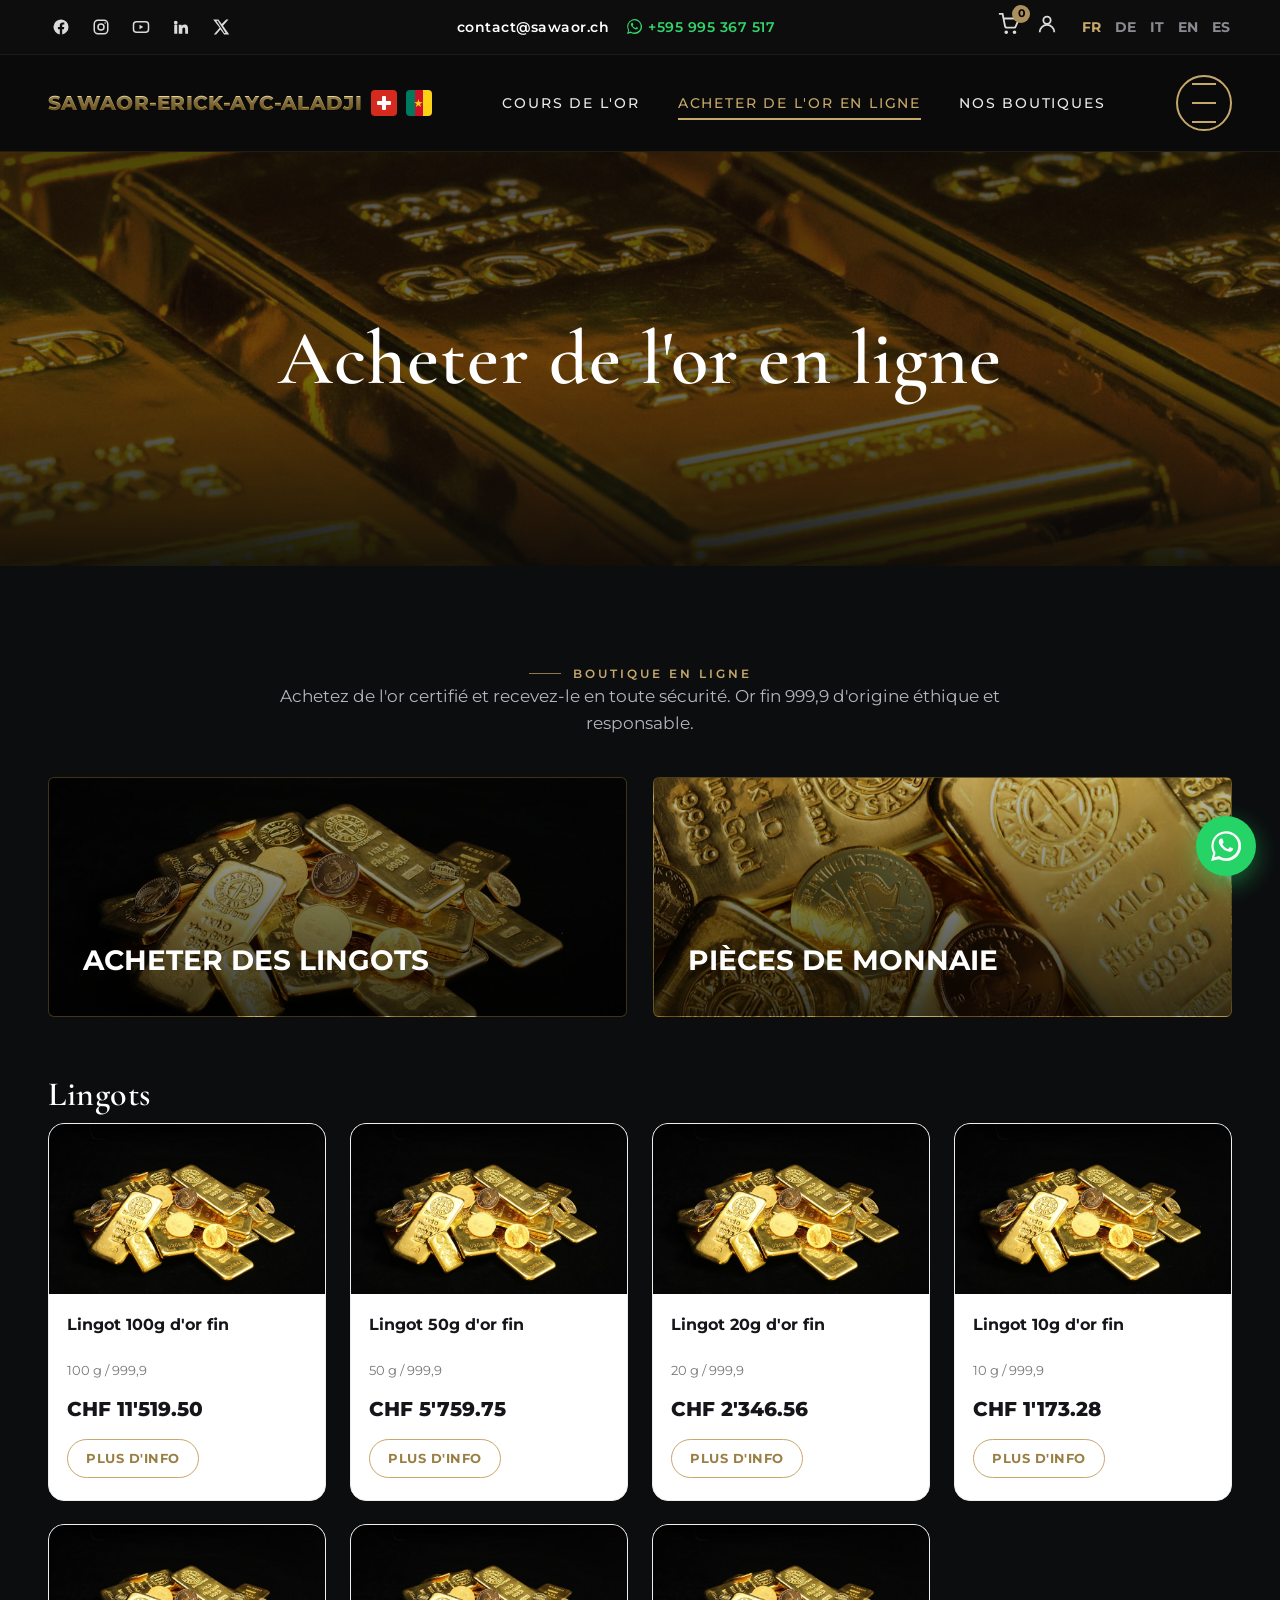
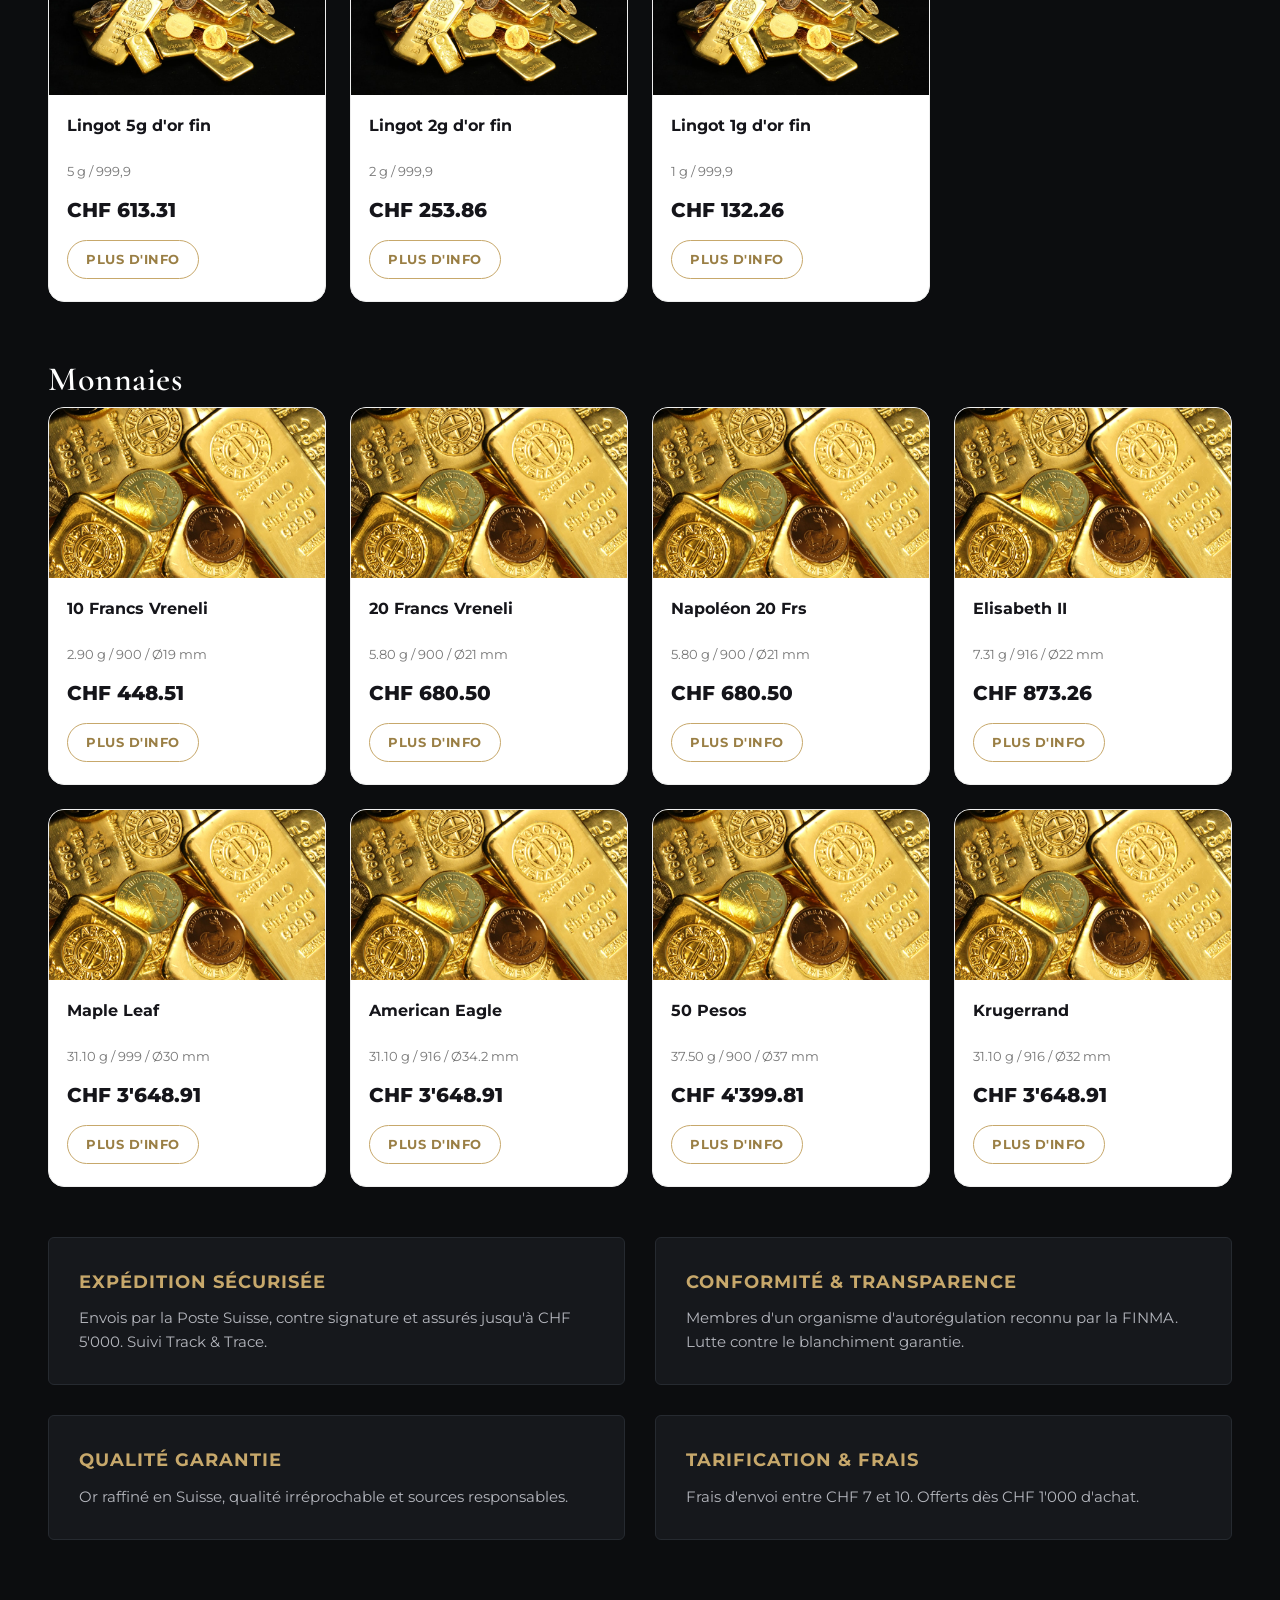
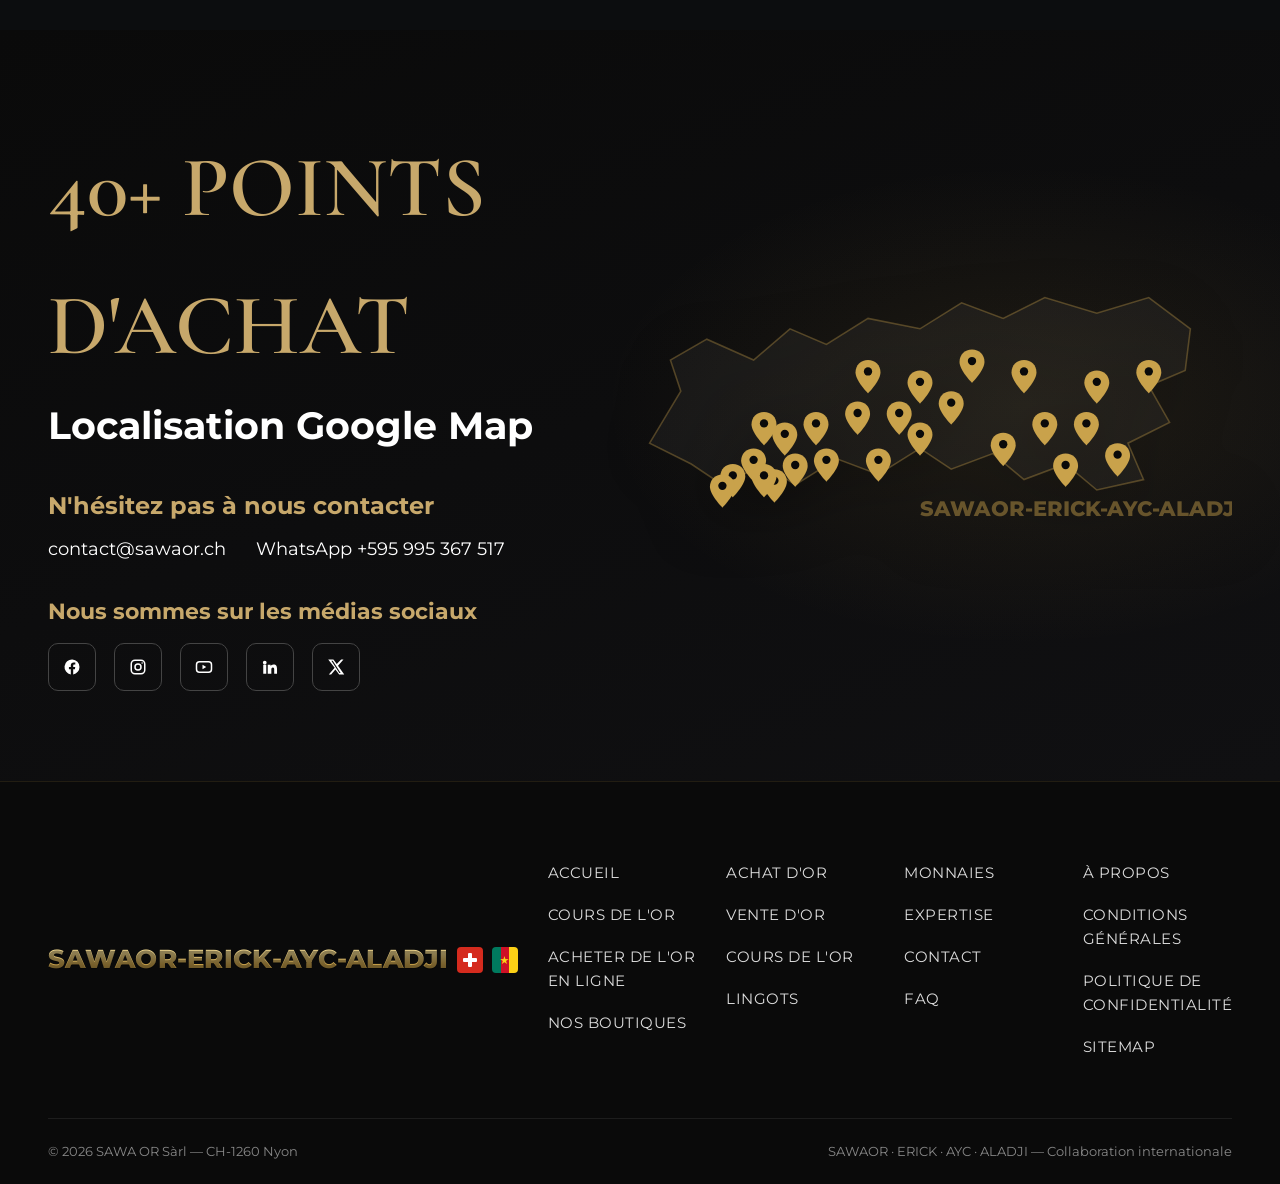
<file: acheter.html>
<!DOCTYPE html>
<html lang="fr">
<head>
<meta charset="UTF-8">
<meta name="viewport" content="width=device-width, initial-scale=1">
<title>Acheter de l'or en ligne — SAWAOR-ERICK-AYC-ALADJI</title>
<meta name="description" content="Achetez lingots et pièces d'or certifiés. Livraison sécurisée en Suisse.">
<link rel="preconnect" href="https://fonts.googleapis.com">
<link href="https://fonts.googleapis.com/css2?family=Cormorant+Garamond:ital,wght@0,500;0,600;0,700;1,500&family=Montserrat:wght@300;400;500;600;700&display=swap" rel="stylesheet">
<link rel="stylesheet" href="css/style.css">
</head>
<body>
<div id="header"></div>

<section class="page-hero" style="min-height:46vh">
  <h1 data-i18n="shop.title" style="font-size:clamp(36px,6vw,86px)">Acheter de l'or en ligne</h1>
</section>

<section class="section section-dark">
  <div class="container">
    <div class="center" style="max-width:820px">
      <div class="eyebrow" data-i18n="shop.eyebrow">Boutique en ligne</div>
      <p class="lead center" data-i18n="shop.intro">Achetez de l'or et de l'argent certifiés et recevez-les en toute sécurité.</p>
    </div>

    <div class="shop-cats" style="margin-top:40px">
      <a class="shop-cat" href="#lingots" style="background-image:linear-gradient(180deg,rgba(0,0,0,.25),rgba(0,0,0,.78)),url('img/photos/lingots.jpg')"><h3 data-i18n="shop.cat.lingot">Acheter des lingots</h3></a>
      <a class="shop-cat" href="#monnaies" style="background-image:linear-gradient(180deg,rgba(0,0,0,.25),rgba(0,0,0,.78)),url('img/photos/coins.jpg')"><h3 data-i18n="shop.cat.coin">Pièces de monnaie</h3></a>
    </div>

    <h2 class="section-title" id="lingots" data-i18n="nav.lingots" style="font-size:34px">Lingots</h2>
    <div class="products" id="lingotsGrid"></div>

    <h2 class="section-title" id="monnaies" data-i18n="nav.coins" style="font-size:34px;margin-top:60px">Monnaies</h2>
    <div class="products" id="coinsGrid"></div>

    <div class="info-blocks">
      <div class="info-block"><h3 data-i18n="shop.ship.t">Expédition sécurisée</h3><p data-i18n="shop.ship.p"></p></div>
      <div class="info-block"><h3 data-i18n="shop.conf.t">Conformité &amp; transparence</h3><p data-i18n="shop.conf.p"></p></div>
      <div class="info-block"><h3 data-i18n="shop.qual.t">Qualité garantie</h3><p data-i18n="shop.qual.p"></p></div>
      <div class="info-block"><h3 data-i18n="shop.fees.t">Tarification &amp; frais</h3><p data-i18n="shop.fees.p"></p></div>
    </div>
  </div>
</section>

<div id="footer"></div>

<script src="js/data.js"></script>
<script src="js/i18n.js"></script>
<script src="js/main.js"></script>
<script>
  document.getElementById('header').innerHTML=buildHeader('shop');
  document.getElementById('footer').innerHTML=buildFooter();
  function paintShop(){
    document.getElementById('lingotsGrid').innerHTML=renderProducts(['lingot']);
    document.getElementById('coinsGrid').innerHTML=renderProducts(['piece']);
    applyLang(curLang()); // traduce los botones "Plus d'info" recién creados
  }
  paintShop();
  initCommon();
  document.querySelectorAll('.lang button').forEach(b=>b.addEventListener('click',()=>setTimeout(paintShop,0)));
</script>
</body>
</html>
</file>
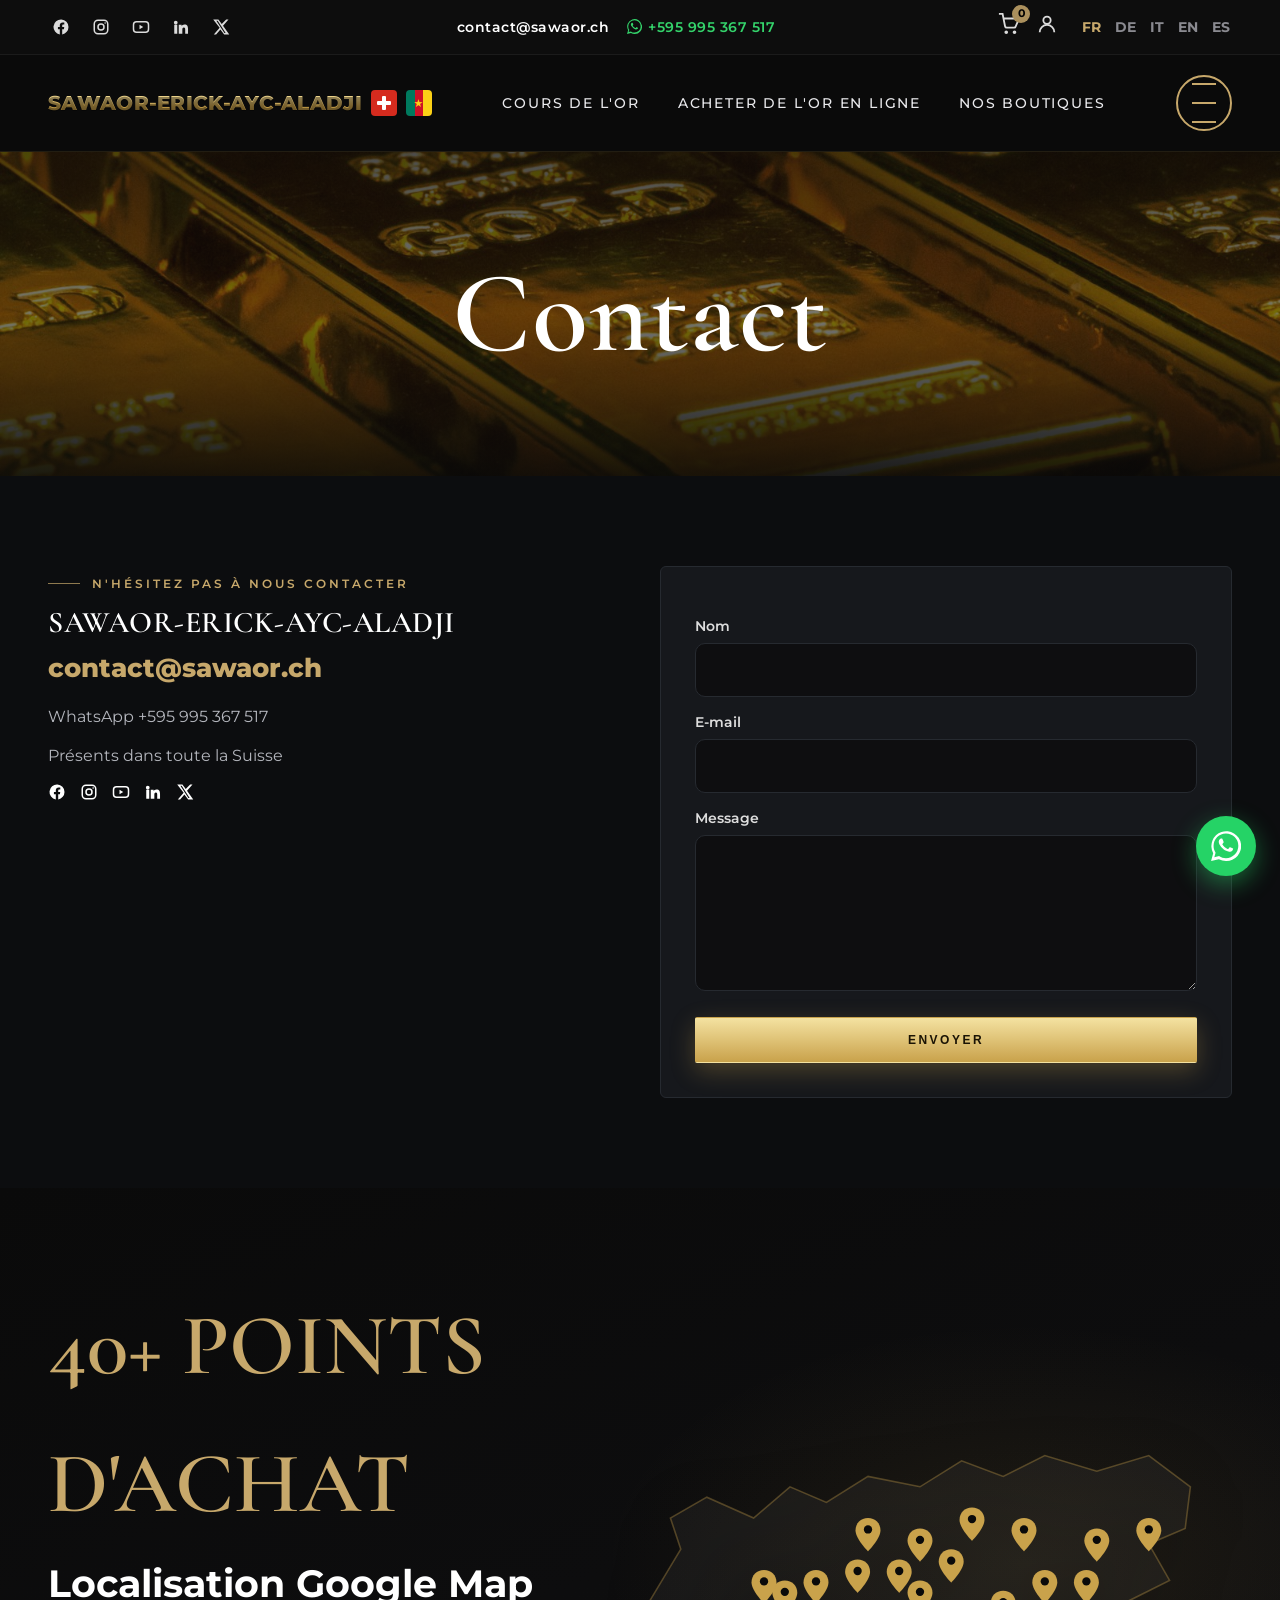
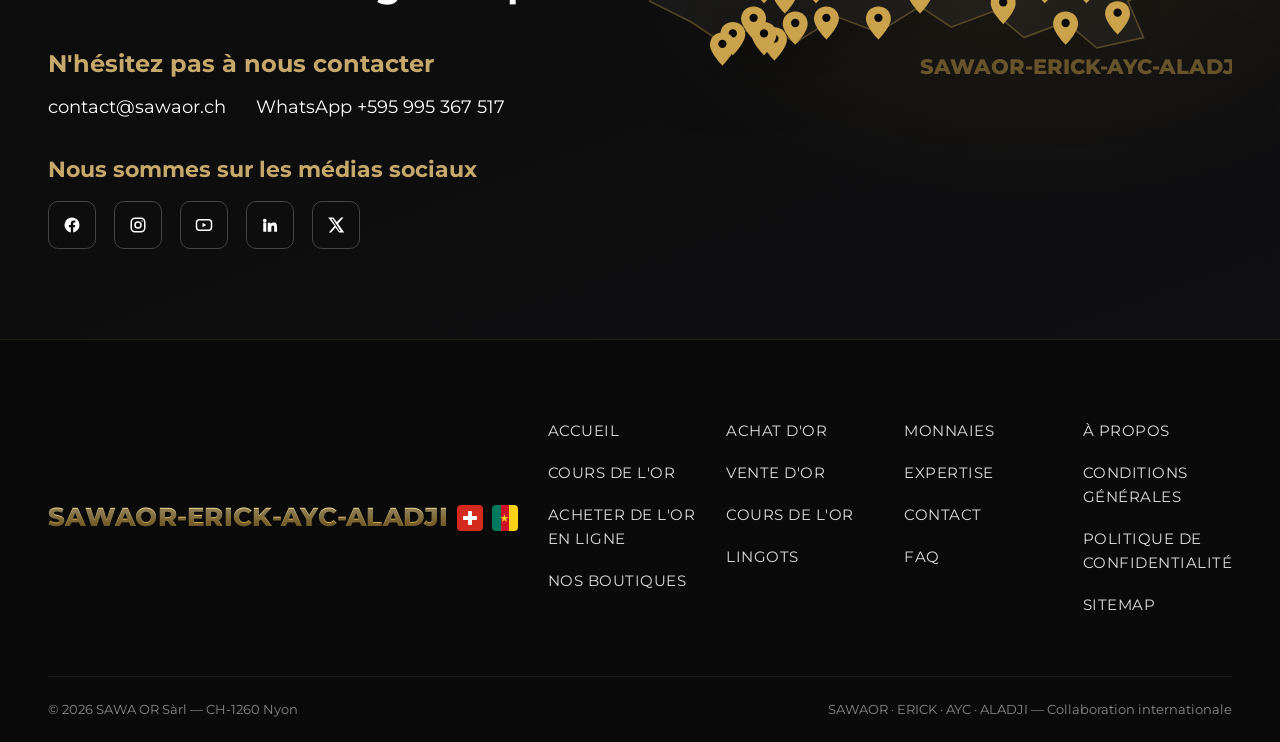
<file: contact.html>
<!DOCTYPE html>
<html lang="fr">
<head>
<meta charset="UTF-8">
<meta name="viewport" content="width=device-width, initial-scale=1">
<title>Contact — SAWAOR-ERICK-AYC-ALADJI</title>
<meta name="description" content="Contactez SAWAOR-ERICK-AYC-ALADJI — achat et vente d'or en Suisse.">
<link rel="preconnect" href="https://fonts.googleapis.com">
<link href="https://fonts.googleapis.com/css2?family=Cormorant+Garamond:ital,wght@0,500;0,600;0,700;1,500&family=Montserrat:wght@300;400;500;600;700&display=swap" rel="stylesheet">
<link rel="stylesheet" href="css/style.css">
<style>
  .contact-wrap{display:grid;grid-template-columns:1fr 1fr;gap:40px}
  .contact-form{background:var(--card-dark);border:1px solid var(--line);border-radius:var(--radius);padding:34px}
  .contact-form label{display:block;margin:14px 0 6px;font-weight:600;color:#ddd;font-size:14px}
  .contact-form input,.contact-form textarea{width:100%;background:#0e0e10;border:1px solid var(--line);border-radius:10px;padding:13px 14px;color:#fff;font:inherit}
  .contact-form input:focus,.contact-form textarea:focus{outline:none;border-color:var(--gold)}
  .contact-info p{color:var(--grey);margin-bottom:14px}
  .contact-info .big{color:var(--gold);font-size:26px;font-weight:800}
  @media(max-width:820px){.contact-wrap{grid-template-columns:1fr}}
</style>
</head>
<body>
<div id="header"></div>

<section class="page-hero" style="min-height:36vh">
  <h1 data-i18n="nav.contact">CONTACT</h1>
</section>

<section class="section section-dark">
  <div class="container contact-wrap">
    <div class="contact-info">
      <div class="eyebrow" data-i18n="bq.contact">N'hésitez pas à nous contacter</div>
      <h2 class="section-title" style="font-size:30px">SAWAOR-ERICK-AYC-ALADJI</h2>
      <p class="big" id="cMail">contact@sawaor.ch</p>
      <p id="cWa"><a href="https://wa.me/595995367517" target="_blank" rel="noopener">WhatsApp +595 995 367 517</a></p>
      <p data-i18n="bq.cov.title" style="color:var(--grey)">Présents dans toute la Suisse</p>
      <div class="socials map-grid" style="display:flex;gap:14px;margin-top:10px" id="cSocials"></div>
    </div>
    <form class="contact-form" onsubmit="event.preventDefault();this.reset();alert((typeof I18N!=='undefined'&&I18N[curLang()]&&I18N[curLang()]['contact.sent'])||'Merci !');">
      <label data-i18n="contact.name">Nom</label><input required type="text">
      <label data-i18n="contact.email">Email</label><input required type="email">
      <label data-i18n="contact.message">Message</label><textarea rows="5" required></textarea>
      <button class="btn btn-gold" type="submit" data-i18n="contact.send" style="margin-top:18px;width:100%;justify-content:center">Envoyer</button>
    </form>
  </div>
</section>

<div id="footer"></div>

<script src="js/data.js"></script>
<script src="js/i18n.js"></script>
<script src="js/main.js"></script>
<script>
  document.getElementById('header').innerHTML=buildHeader('contact');
  document.getElementById('footer').innerHTML=buildFooter();
  document.getElementById('cMail').innerHTML='<a href="mailto:'+EMAIL+'">'+EMAIL+'</a>';
  document.getElementById('cSocials').innerHTML=socialLinks('');
  initCommon();
</script>
</body>
</html>
</file>
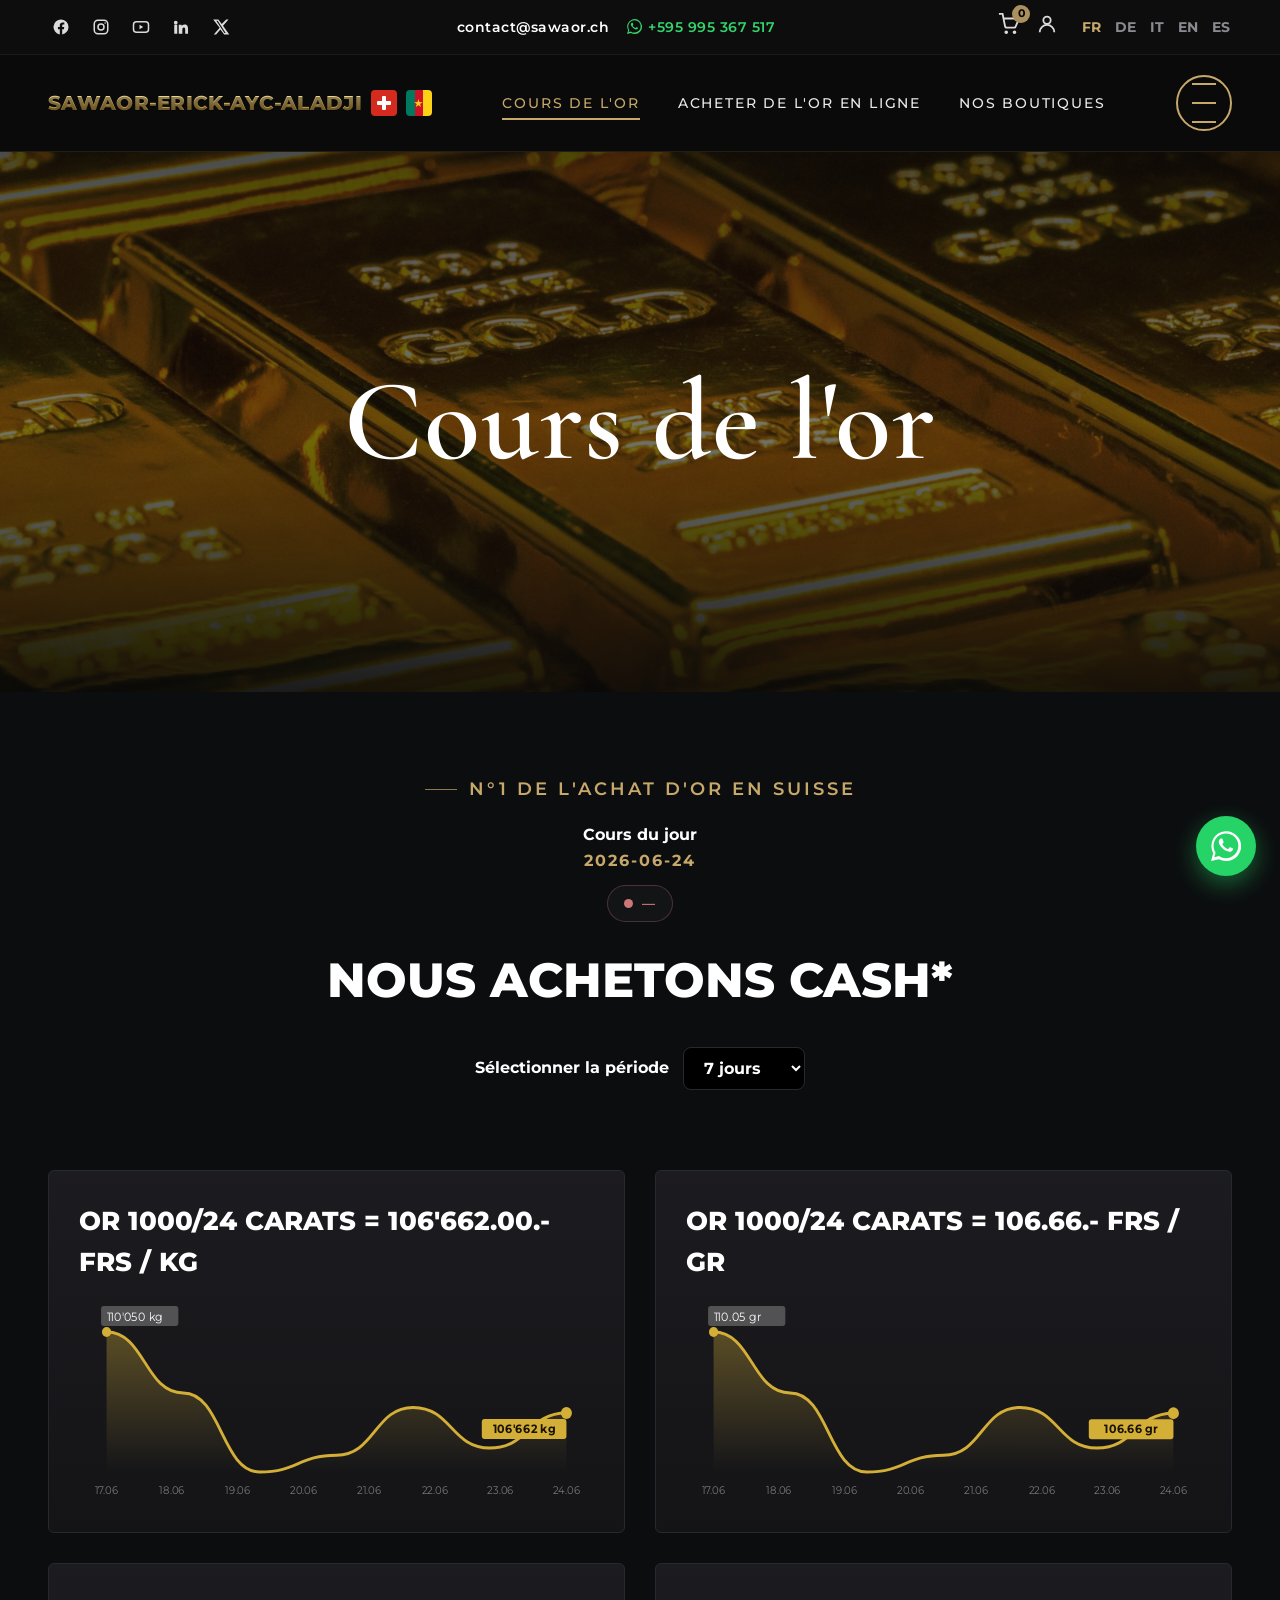
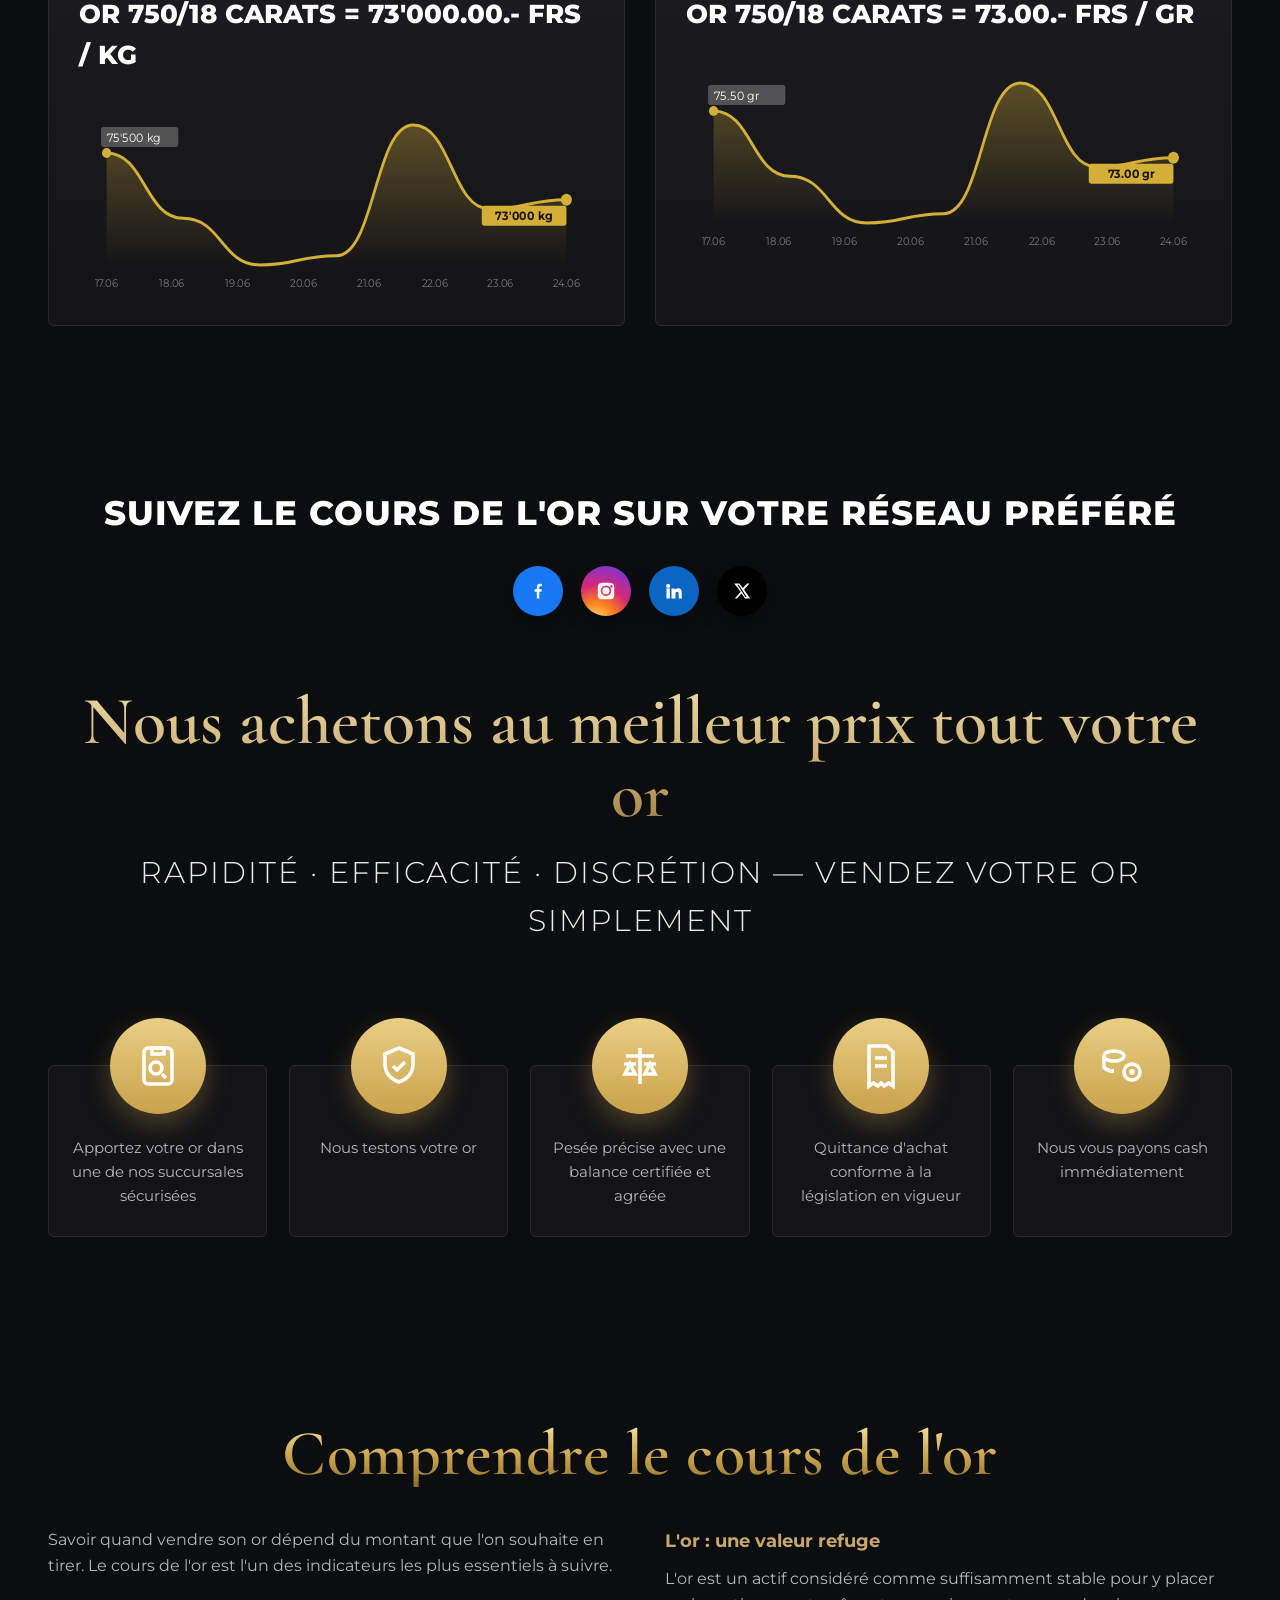
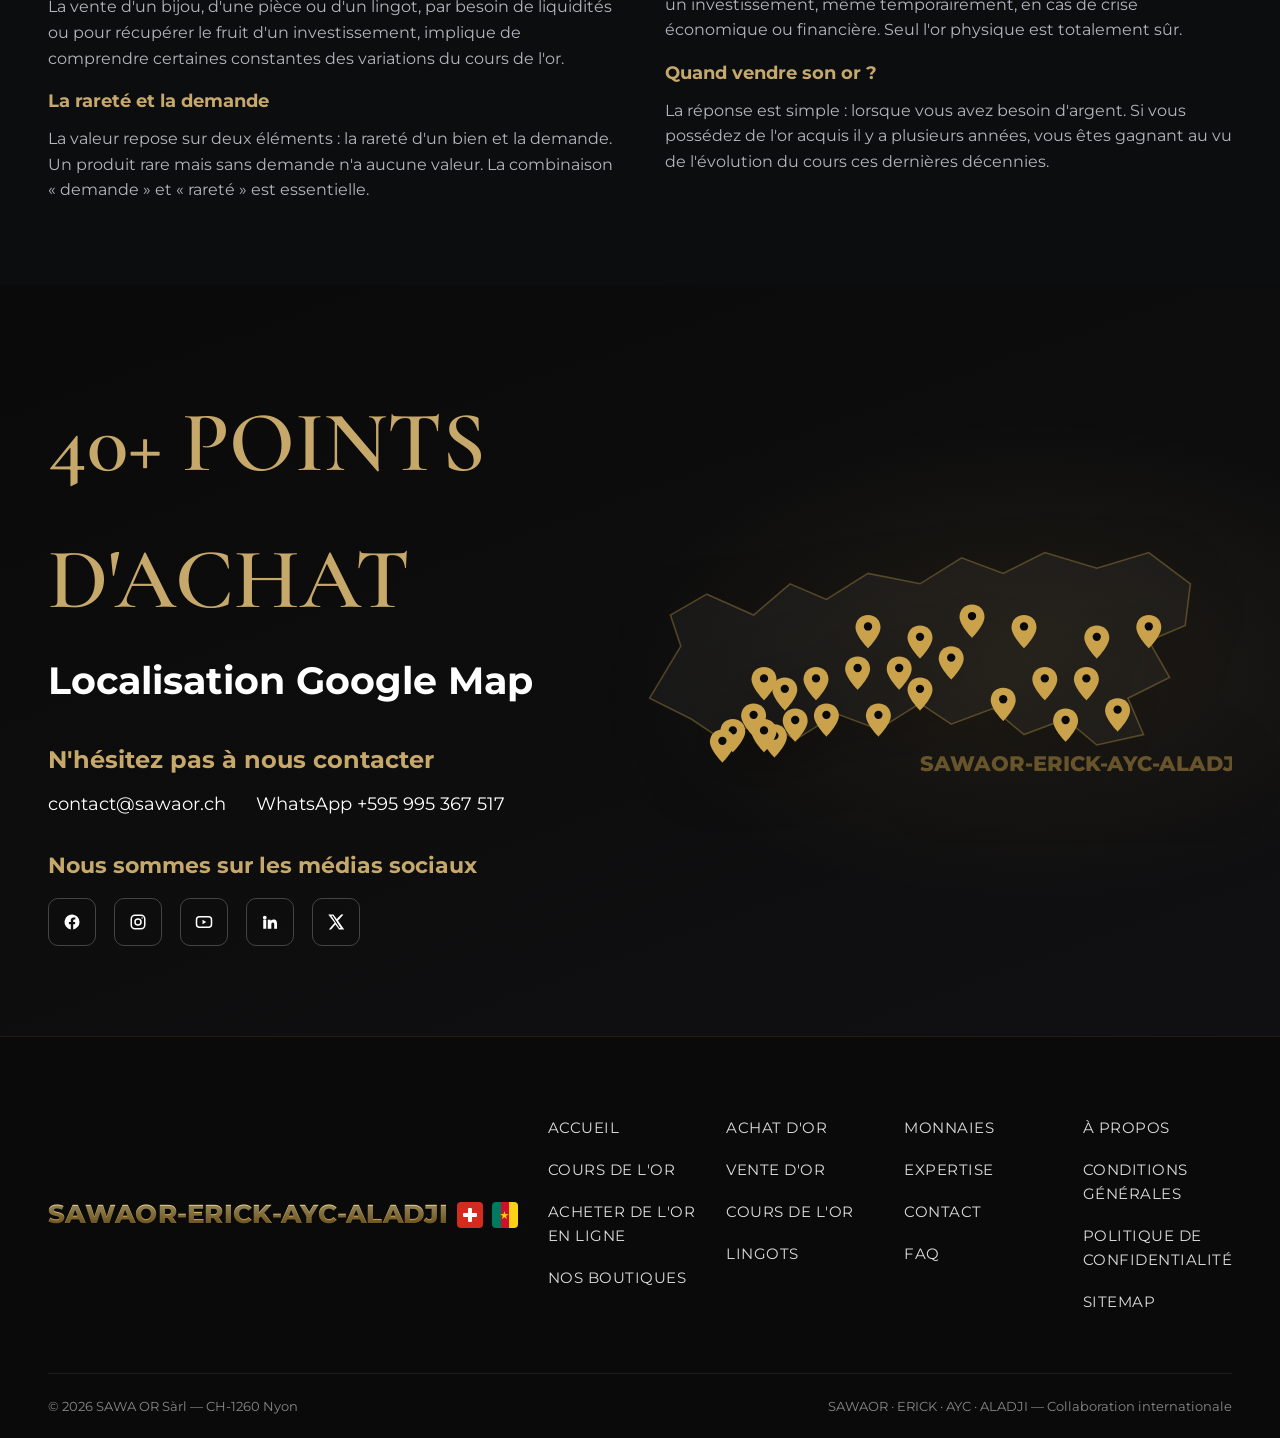
<file: cours.html>
<!DOCTYPE html>
<html lang="fr">
<head>
<meta charset="UTF-8">
<meta name="viewport" content="width=device-width, initial-scale=1">
<title>Cours de l'or — SAWAOR-ERICK-AYC-ALADJI</title>
<meta name="description" content="Cours de l'or du jour en Suisse — or 24 et 18 carats. SAWAOR-ERICK-AYC-ALADJI achète cash.">
<link rel="preconnect" href="https://fonts.googleapis.com">
<link href="https://fonts.googleapis.com/css2?family=Cormorant+Garamond:ital,wght@0,500;0,600;0,700;1,500&family=Montserrat:wght@300;400;500;600;700&display=swap" rel="stylesheet">
<link rel="stylesheet" href="css/style.css">
</head>
<body>
<div id="header"></div>

<section class="page-hero">
  <h1 data-i18n="nav.cours">COURS DE L'OR</h1>
</section>

<section class="cours-panel">
  <div class="container">
    <div class="eyebrow" style="font-size:18px" data-i18n="intro.eyebrow">N°1 de l'achat d'or en Suisse</div>
    <div style="margin-top:18px;color:#fff;font-weight:700" data-i18n="cours.eyebrow">Cours du jour</div>
    <div class="date" id="coursDate">2026-06-24</div>
    <div class="live-badge" id="liveBadge"><span class="dot"></span><span data-i18n="cours.loading">Mise à jour du cours…</span></div>
    <div class="cash" data-i18n="cours.cash">Nous achetons cash*</div>
    <div class="period">
      <span data-i18n="cours.period">Sélectionner la période</span>
      <select id="period">
        <option value="7" data-i18n="cours.d7">7 jours</option>
        <option value="30" data-i18n="cours.d30">30 jours</option>
        <option value="90" data-i18n="cours.d90">90 jours</option>
      </select>
    </div>
  </div>
</section>

<section class="section section-dark" style="padding-top:10px">
  <div class="container">
    <div class="charts-grid" id="charts"></div>
  </div>
</section>

<!-- Suivez le cours sur votre réseau -->
<section class="follow">
  <div class="container">
    <h2 data-i18n="follow.title">Suivez le cours de l'or sur votre réseau préféré</h2>
    <div class="brand-socs" id="brandSocs"></div>
  </div>
</section>

<!-- Meilleur prix -->
<section class="best-price">
  <div class="container">
    <h2 data-i18n="best.title">Nous achetons au meilleur prix tous vos métaux précieux</h2>
    <div class="tagline" data-i18n="best.tag">Rapidité · Efficacité · Discrétion — Vendez votre or simplement</div>
  </div>
</section>

<!-- Procédé en 5 étapes -->
<section class="section section-dark" style="padding-top:20px">
  <div class="container">
    <div class="steps icons-row" id="stepsRow"></div>
  </div>
</section>

<!-- Comprendre le cours -->
<section class="understand">
  <div class="container">
    <div class="center"><h2 class="section-title gold-text" data-i18n="u.title">Comprendre le cours de l'or</h2></div>
    <div class="cols">
      <p data-i18n="u.p1"></p>
      <p data-i18n="u.p2"></p>
      <h3 data-i18n="u.h1">La rareté et la demande</h3>
      <p data-i18n="u.p3"></p>
      <h3 data-i18n="u.h2">L'or : une valeur refuge</h3>
      <p data-i18n="u.p4"></p>
      <h3 data-i18n="u.h3">Quand vendre son or ?</h3>
      <p data-i18n="u.p5"></p>
    </div>
  </div>
</section>

<div id="footer"></div>

<script src="js/data.js"></script>
<script src="js/prices.js"></script>
<script src="js/i18n.js"></script>
<script src="js/main.js"></script>
<script>
  document.getElementById('header').innerHTML=buildHeader('cours');
  document.getElementById('footer').innerHTML=buildFooter();
  document.getElementById('brandSocs').innerHTML=brandSocials();
  document.getElementById('stepsRow').innerHTML=stepsBlock();
  initCommon();
  document.getElementById('coursDate').textContent=COURS.date;

  function chartCard(c,id){
    const kg=c.value>=1000;
    const val=kg?c.value.toLocaleString('en-US').replace(/,/g,"'")+".00":c.value.toFixed(2);
    return `<div class="chart-card">
      <h3>${tr(c.label)} = ${val}.- FRS / ${c.unit.split('/ ')[1].toUpperCase()}</h3>
      ${lineChart(c.series,{id,unit:c.unit.split('/ ')[1],silver:c.silver})}
    </div>`;
  }
  function draw(){
    document.getElementById('charts').innerHTML=
      chartCard(COURS.or24kg,1)+chartCard(COURS.or24gr,2)+chartCard(COURS.or18kg,3)+chartCard(COURS.or18gr,4);
  }
  draw();
  // El selector reescala visualmente la serie (demostración)
  document.getElementById('period').addEventListener('change',draw);

  // ---- Precio del oro EN VIVO ----
  function lang(){return localStorage.getItem('helvor_lang')||'fr';}
  function t(k){return (I18N[lang()]&&I18N[lang()][k])||k;}
  async function loadLive(){
    const badge=document.getElementById('liveBadge');
    const live=await fetchLivePrices();
    if(!live){ badge.classList.add('off'); badge.querySelector('span:last-child').textContent='—'; return; }
    // Anclar las series históricas al valor en vivo (conserva la tendencia)
    COURS.or24kg.series=anchorSeries(COURS.or24kg.series,live.or24kg);
    COURS.or24gr.series=anchorSeries(COURS.or24gr.series,live.or24gr);
    COURS.or18kg.series=anchorSeries(COURS.or18kg.series,live.or18kg);
    COURS.or18gr.series=anchorSeries(COURS.or18gr.series,live.or18gr);
    COURS.or24kg.value=live.or24kg; COURS.or24gr.value=live.or24gr;
    COURS.or18kg.value=live.or18kg; COURS.or18gr.value=live.or18gr;
    if(live.date) COURS.date=live.date;
    document.getElementById('coursDate').textContent=COURS.date;
    badge.classList.add('on');
    badge.querySelector('span:last-child').textContent=t('cours.live')+' · '+(live.updated||'');
    draw();
  }
  loadLive();
  setInterval(loadLive,60000); // refresca cada 60 s
  // Actualiza el texto del badge al cambiar idioma
  document.querySelectorAll('.lang button').forEach(b=>b.addEventListener('click',()=>{
    draw(); // re-traduce las etiquetas de los gráficos
    const badge=document.getElementById('liveBadge');
    if(badge.classList.contains('on')) badge.querySelector('span:last-child').textContent=t('cours.live');
  }));
</script>
</body>
</html>
</file>
<file: css/style.css>
/* ===========================================================
   CROIX D'OR — Maison suisse de l'or & de la bijouterie
   Estética: editorial luxe — ink + champagne, serif display
   =========================================================== */

:root{
  --gold-light:#E7CF92;
  --gold:#C7A86B;          /* champagne, más sofisticado */
  --gold-2:#D8BE84;
  --gold-dark:#9A7F45;
  --gold-grad:linear-gradient(180deg,#EBD9A6 0%,#D2B775 45%,#C7A86B 60%,#9A7F45 100%);
  --black:#000;
  --bg:#0c0d0f;            /* ink, ligero matiz frío */
  --bg-2:#121317;
  --card-dark:#16181c;
  --line:#262a30;
  --cream:#f6f3ec;         /* secciones claras editoriales */
  --ink:#16171a;
  --white:#ffffff;
  --grey:#b4b6bd;
  --grey-2:#7d7d85;
  --radius:6px;            /* esquinas afiladas = más luxe */
  --maxw:1240px;
  --header-h:96px;
  --font:'Montserrat','Segoe UI',system-ui,-apple-system,sans-serif;
  --serif:'Cormorant Garamond',Georgia,'Times New Roman',serif;
}

*{margin:0;padding:0;box-sizing:border-box}
html{scroll-behavior:smooth}
body{
  font-family:var(--font);
  background:var(--bg);
  color:var(--white);
  line-height:1.6;
  overflow-x:hidden;
}
img{max-width:100%;display:block}
a{color:inherit;text-decoration:none}
ul{list-style:none}

.container{max-width:var(--maxw);margin:0 auto;padding:0 28px}

/* ---------- Helpers de texto dorado ---------- */
.gold-text{
  background:linear-gradient(180deg,#F7E7A6 0%,#C9A24B 55%,#8A6D2F 100%);
  -webkit-background-clip:text;background-clip:text;
  -webkit-text-fill-color:transparent;color:var(--gold);
}
.gold-solid{color:var(--gold)}

/* ===========================================================
   TOP BAR (redes + tel + idiomas)
   =========================================================== */
.topbar{
  background:#0d0d0d;
  border-bottom:1px solid rgba(255,255,255,.06);
  font-size:14px;
}
.topbar .container{
  display:flex;align-items:center;justify-content:space-between;
  height:54px;gap:18px;
}
.topbar .socials{display:flex;gap:14px}
.topbar .socials a{
  width:26px;height:26px;display:grid;place-items:center;
  color:#fff;opacity:.85;transition:.2s;
}
.topbar .socials a:hover{color:var(--gold);opacity:1;transform:translateY(-1px)}
.topbar-contact{display:flex;align-items:center;gap:18px;flex-wrap:wrap;justify-content:center}
.topbar .tel{font-weight:600;letter-spacing:.5px;color:#fff;display:inline-flex;align-items:center;gap:6px}
.topbar .tel:hover{color:var(--gold)}
.topbar .wa-top{color:#34d36b}
.topbar .wa-top:hover{color:#5be08c}
.topbar .right{display:flex;align-items:center;gap:22px}
.topbar .icons{display:flex;align-items:center;gap:16px;color:#fff}
.topbar .icons a{opacity:.85}.topbar .icons a:hover{opacity:1;color:var(--gold)}
.cart{position:relative}
.cart .badge{
  position:absolute;top:-8px;right:-10px;background:var(--gold);
  color:#000;font-size:11px;font-weight:700;border-radius:50%;
  width:18px;height:18px;display:grid;place-items:center;
}
.lang{display:flex;gap:10px;font-weight:700;letter-spacing:1px}
.lang button{
  background:none;border:none;color:#8a8a90;cursor:pointer;
  font:inherit;font-size:14px;font-weight:700;padding:2px;transition:.2s;
}
.lang button.active,.lang button:hover{color:var(--gold)}

/* ===========================================================
   HEADER / NAV
   =========================================================== */
.site-header{
  position:sticky;top:0;z-index:100;
  background:#0a0a0a;
  border-bottom:1px solid rgba(201,162,75,.12);
}
.site-header .container{
  display:flex;align-items:center;justify-content:space-between;
  height:var(--header-h);gap:24px;
}
.logo{display:flex;align-items:center;gap:9px;font-weight:800;letter-spacing:1px;flex:none}
.logo .name{
  font-size:clamp(13px,1.6vw,20px);letter-spacing:.3px;white-space:nowrap;
  background:linear-gradient(180deg,#F7E7A6 0%,#E9CE84 35%,#C9A24B 60%,#7d5f28 100%);
  -webkit-background-clip:text;background-clip:text;-webkit-text-fill-color:transparent;
  text-shadow:0 1px 0 rgba(0,0,0,.4);
}
.flag{width:26px;height:26px;background:#D52B1E;border-radius:4px;position:relative;flex:none}
.flag::before,.flag::after{content:"";position:absolute;background:#fff;border-radius:1px}
.flag::before{width:14px;height:4px;top:11px;left:6px}
.flag::after{width:4px;height:14px;top:6px;left:11px}
/* Bandera de Camerún (verde-rojo-amarillo + estrella) */
.flag-cm{width:26px;height:26px;border-radius:4px;position:relative;flex:none;
  background:linear-gradient(90deg,#007a5e 0 33.33%,#ce1126 33.33% 66.66%,#fcd116 66.66% 100%)}
.flag-cm::after{content:"★";position:absolute;top:50%;left:50%;transform:translate(-50%,-50%);
  color:#fcd116;font-size:11px;line-height:1}

.main-nav ul{display:flex;align-items:center;gap:38px}
.main-nav a{
  font-size:14px;font-weight:500;letter-spacing:1.8px;text-transform:uppercase;
  color:#e9e9ec;transition:.2s;position:relative;padding:6px 0;
}
.main-nav a:hover{color:var(--gold)}
.main-nav a.active{color:var(--gold)}
.main-nav a.active::after{
  content:"";position:absolute;left:0;bottom:-2px;width:100%;height:2px;
  background:var(--gold);
}
.burger{
  width:56px;height:56px;border-radius:50%;border:2px solid var(--gold);
  background:none;cursor:pointer;display:grid;place-items:center;gap:5px;flex:none;
}
.burger span{display:block;width:24px;height:2px;background:var(--gold);transition:.3s}
.burger:hover{background:rgba(201,162,75,.1)}

/* Mega/drawer menu */
.drawer{
  position:fixed;inset:0;background:#08080a;z-index:200;
  display:flex;flex-direction:column;padding:60px;
  transform:translateX(100%);transition:transform .4s ease;overflow-y:auto;
}
.drawer.open{transform:translateX(0)}
.drawer .close{align-self:flex-end;background:none;border:none;color:var(--gold);font-size:40px;cursor:pointer;line-height:1}
.drawer nav{margin-top:30px;columns:2;column-gap:60px}
.drawer nav a{
  display:block;padding:12px 0;font-size:18px;font-weight:600;text-transform:uppercase;
  letter-spacing:1px;color:#eee;border-bottom:1px solid rgba(255,255,255,.06);
}
.drawer nav a:hover{color:var(--gold);padding-left:10px;transition:.2s}

/* ===========================================================
   HERO
   =========================================================== */
.hero{
  position:relative;min-height:calc(100vh - var(--header-h) - 54px);
  display:flex;align-items:center;
  background:
    radial-gradient(1200px 600px at 70% 40%,rgba(201,162,75,.18),transparent 60%),
    linear-gradient(120deg,#0a0a0a 0%,#141008 60%,#0a0a0a 100%);
  overflow:hidden;
}
.hero::after{
  content:"";position:absolute;inset:0;
  background:url("../img/photos/hero.jpg") center right / cover no-repeat;
  pointer-events:none;
}
.hero::before{
  content:"";position:absolute;inset:0;z-index:1;pointer-events:none;
  background:linear-gradient(90deg,#080808 22%,rgba(8,8,8,.78) 48%,rgba(8,8,8,.25) 80%,rgba(8,8,8,.45) 100%);
}
.hero .container{position:relative;z-index:2;width:100%}
.hero .ghost{
  position:absolute;left:0;top:8%;font-size:clamp(60px,13vw,200px);font-weight:800;
  letter-spacing:6px;color:transparent;-webkit-text-stroke:1px rgba(201,162,75,.18);
  z-index:1;user-select:none;
}
.hero .kicker{
  display:inline-flex;align-items:center;gap:14px;color:var(--gold);font-weight:600;
  letter-spacing:4px;text-transform:uppercase;font-size:13px;margin-bottom:22px;
}
.hero .kicker::before{content:"";width:46px;height:1px;background:var(--gold);opacity:.8}
.hero h1{
  font-family:var(--serif);font-size:clamp(58px,9vw,132px);font-weight:600;line-height:1;
  letter-spacing:1px;text-shadow:0 6px 30px rgba(0,0,0,.55);
}
.hero h1 em{font-style:italic;color:var(--gold)}
.hero .sub{
  font-size:clamp(17px,2vw,24px);font-weight:300;margin-top:22px;color:#dcdce0;
  letter-spacing:.3px;max-width:560px;
}
.hero .cta-row{display:flex;gap:18px;margin-top:40px;flex-wrap:wrap}
.dots{position:absolute;bottom:28px;left:50%;transform:translateX(-50%);display:flex;gap:12px;z-index:3}
.dots span{width:12px;height:12px;border-radius:50%;background:rgba(255,255,255,.35);cursor:pointer;transition:.2s}
.dots span.active{background:var(--gold);width:26px;border-radius:6px}

/* Botones */
.btn{
  display:inline-flex;align-items:center;gap:10px;cursor:pointer;
  padding:15px 34px;border-radius:2px;font-weight:600;letter-spacing:2.5px;
  text-transform:uppercase;font-size:12px;transition:.25s;border:1px solid transparent;
}
.btn-gold{background:linear-gradient(180deg,#F4E2A1,#C9A24B);color:#1a1304;box-shadow:0 8px 24px rgba(201,162,75,.3)}
.btn-gold:hover{transform:translateY(-2px);box-shadow:0 12px 30px rgba(201,162,75,.45)}
.btn-ghost{border-color:var(--gold);color:var(--gold)}
.btn-ghost:hover{background:var(--gold);color:#1a1304}

/* ===========================================================
   SECCIONES GENÉRICAS
   =========================================================== */
section{position:relative}
.section{padding:90px 0}
.section-dark{background:var(--bg)}
.section-light{background:var(--cream);color:var(--ink)}
.section-light p,.section-light .lead{color:#55514a}
.section-pattern{
  background:var(--cream) url("../img/dots.svg");
  color:var(--ink);
}
/* Fade-in de carga: una animación que SIEMPRE termina en visible (forwards/both) */
@keyframes fadeUp{from{opacity:0;transform:translateY(18px)}to{opacity:1;transform:none}}
.eyebrow{display:inline-flex;align-items:center;gap:12px;color:var(--gold);font-weight:600;letter-spacing:3px;text-transform:uppercase;font-size:12px}
.eyebrow::before{content:"";width:32px;height:1px;background:var(--gold);opacity:.7}
.section-title{
  font-family:var(--serif);font-size:clamp(38px,5vw,70px);font-weight:600;
  letter-spacing:.5px;line-height:1.04;margin:14px 0 10px;
}
.section-light .section-title,.section-pattern .section-title{color:#111}
.lead{max-width:760px;color:var(--grey);font-size:17px}
.section-light .lead{color:#444}
.center{text-align:center;margin-left:auto;margin-right:auto}

/* Intro / valeur refuge */
.split{display:grid;grid-template-columns:1.1fr 1fr;gap:60px;align-items:center}
.split .copy p{margin-bottom:16px;color:var(--grey)}
.split .media{
  border-radius:var(--radius);overflow:hidden;min-height:420px;
  background:linear-gradient(180deg,rgba(0,0,0,.12),rgba(0,0,0,.45)),url("../img/photos/lingots.jpg") center/cover;
  border:1px solid rgba(201,162,75,.25);position:relative;display:grid;place-items:center;
}
.split .media .coin{display:none}

/* Badges rápidos */
.usp{display:flex;gap:28px;flex-wrap:wrap;justify-content:center;margin-top:46px}
.usp .item{
  display:flex;align-items:center;gap:12px;font-weight:700;letter-spacing:1px;
  text-transform:uppercase;color:var(--gold);font-size:15px;
}
.usp .item .ic{width:40px;height:40px;border:2px solid var(--gold);border-radius:50%;display:grid;place-items:center}

/* Pasos del proceso */
.steps{display:grid;grid-template-columns:repeat(5,1fr);gap:22px;margin-top:50px}
.step{
  background:var(--card-dark);border:1px solid var(--line);border-radius:var(--radius);
  padding:30px 22px;text-align:center;transition:.25s;
}
.step:hover{border-color:var(--gold);transform:translateY(-5px)}
.step .n{
  width:54px;height:54px;margin:0 auto 16px;border-radius:50%;
  background:linear-gradient(180deg,#F4E2A1,#C9A24B);color:#1a1304;
  display:grid;place-items:center;font-weight:800;font-size:22px;
}
.step p{font-size:15px;color:var(--grey)}

/* Categorías destacadas (or, bijoux, argent...) */
.cards-3{display:grid;grid-template-columns:repeat(3,1fr);gap:26px;margin-top:46px}
.feature{
  position:relative;border-radius:var(--radius);overflow:hidden;min-height:300px;
  display:flex;flex-direction:column;justify-content:flex-end;padding:30px;
  color:#fff;border:1px solid rgba(201,162,75,.25);
  background:linear-gradient(180deg,rgba(0,0,0,.1),rgba(0,0,0,.85)),
             linear-gradient(135deg,#1d1606,#0b0b0b);
  background-size:cover;background-position:center;
  transition:.3s;
}
.feature:hover{transform:translateY(-6px);box-shadow:0 18px 40px rgba(0,0,0,.5)}
.feature .ico{font-size:50px;margin-bottom:auto}
.feature h3{font-size:24px;text-transform:uppercase;letter-spacing:1px;margin-bottom:6px}
.feature p{color:var(--grey);font-size:15px;margin-bottom:16px}

/* ===========================================================
   COURS DE L'OR
   =========================================================== */
.page-hero{
  min-height:60vh;display:grid;place-items:center;text-align:center;position:relative;
  background:
    linear-gradient(180deg,rgba(8,8,8,.72),rgba(8,8,8,.55) 50%,rgba(8,8,8,.92)),
    url("../img/photos/hero.jpg") center/cover;
}
.page-hero h1{font-family:var(--serif);font-size:clamp(54px,9vw,124px);font-weight:600;letter-spacing:1px}

.cours-panel{text-align:center;padding:80px 0 40px;background:var(--bg)}
.cours-panel .date{color:var(--gold);font-weight:700;letter-spacing:2px}
.cours-panel h2{font-size:clamp(30px,5vw,52px);font-weight:800;text-transform:uppercase;margin:6px 0;color:var(--gold)}
.live-badge{display:inline-flex;align-items:center;gap:9px;margin-top:12px;padding:7px 16px;border:1px solid var(--line);
  border-radius:30px;font-size:13px;font-weight:600;letter-spacing:.5px;color:var(--grey);background:rgba(255,255,255,.03)}
.live-badge .dot{width:9px;height:9px;border-radius:50%;background:#8a8a90}
.live-badge.on{color:var(--gold);border-color:rgba(201,162,75,.4)}
.live-badge.on .dot{background:#2ec27a;box-shadow:0 0 0 0 rgba(46,194,122,.7);animation:livePulse 1.6s infinite}
.live-badge.off{color:#c77;border-color:rgba(200,120,120,.3)}
.live-badge.off .dot{background:#c77;animation:none}
@keyframes livePulse{0%{box-shadow:0 0 0 0 rgba(46,194,122,.6)}70%{box-shadow:0 0 0 8px rgba(46,194,122,0)}100%{box-shadow:0 0 0 0 rgba(46,194,122,0)}}
.cours-panel .cash{font-size:clamp(28px,5vw,48px);font-weight:800;text-transform:uppercase;margin:20px 0;color:#fff}
.period{display:inline-flex;align-items:center;gap:14px;margin-top:8px;font-weight:700}
.period select{
  background:#000;color:#fff;border:1px solid var(--line);border-radius:8px;
  padding:10px 16px;font:inherit;font-weight:700;cursor:pointer;
}
.charts-grid{display:grid;grid-template-columns:repeat(2,1fr);gap:30px;margin-top:30px}
.chart-card{
  background:linear-gradient(180deg,#1c1c20,#141417);border:1px solid var(--line);
  border-radius:var(--radius);padding:30px;
}
.chart-card h3{font-size:clamp(18px,2.4vw,26px);font-weight:800;text-transform:uppercase;margin-bottom:18px}
.chart-card svg{width:100%;height:200px;display:block}

/* Bloque "suivez le cours sur votre réseau" */
.follow{text-align:center;padding:70px 0 20px;background:var(--bg)}
.follow h2{font-size:clamp(22px,3.2vw,34px);font-weight:800;text-transform:uppercase;letter-spacing:1px}
.brand-socs{display:flex;gap:18px;justify-content:center;margin-top:26px}
.brand-soc{width:50px;height:50px;border-radius:50%;display:grid;place-items:center;transition:.2s;box-shadow:0 6px 18px rgba(0,0,0,.4)}
.brand-soc:hover{transform:translateY(-4px) scale(1.05)}

/* Titular meilleur prix */
.best-price{text-align:center;padding:50px 0;background:var(--bg)}
.best-price h2{font-family:var(--serif);font-size:clamp(36px,5.5vw,68px);font-weight:600;line-height:1.06;
  background:linear-gradient(180deg,#EBD9A6,#C7A86B 60%,#9A7F45);-webkit-background-clip:text;background-clip:text;-webkit-text-fill-color:transparent}
.best-price .tagline{margin-top:18px;font-size:clamp(18px,2.6vw,30px);font-weight:300;letter-spacing:2px;text-transform:uppercase;color:#eaeaea}

/* Steps con icono dorado */
.step-ico .ic-circle{
  width:96px;height:96px;margin:0 auto 22px;border-radius:50%;
  background:linear-gradient(180deg,#E9CE84,#C9A24B);display:grid;place-items:center;
  box-shadow:0 10px 26px rgba(201,162,75,.3);
}
.step-ico .ic-circle svg{width:48px;height:48px}
.step-ico{background:transparent;border:none}
.step-ico:hover{transform:translateY(-5px)}
.steps.icons-row .step-ico{background:#141417;border:1px solid var(--line);border-radius:var(--radius);padding:0 22px 28px}
.steps.icons-row .ic-circle{margin-top:-48px}

/* Comprendre le cours */
.understand{padding:80px 0;background:var(--bg)}
.understand .center{margin-bottom:40px}
.understand .cols{column-count:2;column-gap:50px}
.understand .cols p{margin-bottom:16px;color:var(--grey);break-inside:avoid}
.understand .cols h3{color:var(--gold);font-size:18px;margin:6px 0 10px;font-weight:700}
@media(max-width:820px){.understand .cols{column-count:1}}

/* ===========================================================
   PRODUITS (boutique en ligne)
   =========================================================== */
.shop-cats{display:grid;grid-template-columns:repeat(2,1fr);gap:26px;margin-bottom:60px}
.shop-cat{
  border-radius:var(--radius);min-height:240px;padding:34px;display:flex;flex-direction:column;
  justify-content:flex-end;border:1px solid rgba(201,162,75,.3);
  background:linear-gradient(180deg,rgba(0,0,0,.2),rgba(0,0,0,.8)),linear-gradient(135deg,#1d1606,#0b0b0b);
  background-size:cover;background-position:center;transition:.25s;
}
.shop-cat:hover{transform:translateY(-5px);border-color:var(--gold)}
.shop-cat h3{font-size:28px;text-transform:uppercase}
.products{display:grid;grid-template-columns:repeat(4,1fr);gap:24px}
.product{
  background:#fff;color:#15151a;border-radius:16px;overflow:hidden;
  border:1px solid #eee;transition:.25s;display:flex;flex-direction:column;
}
.product:hover{transform:translateY(-6px);box-shadow:0 16px 40px rgba(0,0,0,.18)}
.product .ph{
  height:170px;display:grid;place-items:center;font-size:64px;
  background:radial-gradient(circle at 50% 35%,#fff7e0,#f2e6c4);
  background-size:cover;background-position:center;
}
.product .body{padding:18px 18px 22px;display:flex;flex-direction:column;flex:1}
.product h4{font-size:16px;font-weight:700;margin-bottom:6px;min-height:42px}
.product .spec{font-size:13px;color:#777;margin-bottom:12px}
.product .price{font-size:20px;font-weight:800;color:#15151a;margin-top:auto}
.product .more{margin-top:14px;align-self:flex-start;font-weight:700;color:var(--gold-dark);
  border:1.5px solid var(--gold);border-radius:30px;padding:8px 18px;font-size:13px;
  text-transform:uppercase;letter-spacing:.5px;transition:.2s;cursor:pointer}
.product .more:hover{background:var(--gold);color:#1a1304}

/* Info bloques tienda */
.info-blocks{display:grid;grid-template-columns:repeat(2,1fr);gap:30px;margin-top:50px}
.info-block{background:var(--card-dark);border:1px solid var(--line);border-radius:var(--radius);padding:30px}
.info-block h3{color:var(--gold);text-transform:uppercase;margin-bottom:10px;font-size:18px;letter-spacing:1px}
.info-block p{color:var(--grey);font-size:15px}

/* ===========================================================
   BOUTIQUES
   =========================================================== */
.boutiques-grid{display:grid;grid-template-columns:repeat(4,1fr);gap:26px}
.boutique{
  background:#fff;color:#15151a;border-radius:18px;padding:28px 24px;text-align:center;
  border:1px solid #ececec;box-shadow:0 10px 30px rgba(0,0,0,.06);
  display:flex;flex-direction:column;transition:.25s;
}
.boutique:hover{transform:translateY(-5px);box-shadow:0 18px 44px rgba(0,0,0,.12)}
.boutique h3{font-size:18px;font-weight:800;text-transform:uppercase;color:#111;margin-bottom:18px;min-height:48px;display:flex;align-items:center;justify-content:center}
.boutique .addr{color:#444;font-size:15px;margin-bottom:6px}
.boutique .tel{color:var(--gold-dark);font-weight:700;text-decoration:underline;margin-bottom:18px}
.boutique .tel:hover{color:var(--gold)}
.boutique .soon{color:#a07b1f;font-weight:700;font-style:italic}
.boutique hr{border:none;border-top:1px solid #e6e6e6;margin:auto 0 18px}
.boutique .loc{
  border:1.5px solid #d9d9d9;border-radius:40px;padding:12px;color:var(--gold-dark);
  font-weight:600;letter-spacing:.5px;transition:.2s;
}
.boutique .loc:hover{border-color:var(--gold);background:var(--gold);color:#1a1304}

/* Mapa CH */
.map-section{
  background:
    radial-gradient(700px 400px at 80% 50%,rgba(201,162,75,.1),transparent 60%),
    linear-gradient(160deg,#0a0a0a,#101012);
  padding:90px 0;
}
.map-grid{display:grid;grid-template-columns:1fr 1.2fr;gap:40px;align-items:center}
.map-grid h2{font-family:var(--serif);font-size:clamp(46px,7vw,86px);font-weight:600}
.map-grid h2 .num{color:var(--gold)}
.map-grid .sub{font-size:clamp(24px,3vw,40px);font-weight:700;margin-bottom:30px}
.map-grid .contact-h{color:var(--gold);font-weight:700;font-size:24px;margin-bottom:10px}
.map-grid .contact-row{display:flex;gap:30px;flex-wrap:wrap;color:#fff;margin-bottom:30px;font-size:18px}
.map-grid .socials-h{color:var(--gold);font-weight:700;font-size:22px;margin-bottom:14px}
.map-grid .socials{display:flex;gap:18px}
.map-grid .socials a{width:48px;height:48px;border:1.5px solid #444;border-radius:10px;display:grid;place-items:center;color:#fff;transition:.2s}
.map-grid .socials a:hover{border-color:var(--gold);color:var(--gold)}
.ch-map svg{width:100%;height:auto;filter:drop-shadow(0 10px 30px rgba(0,0,0,.5))}

/* Mapa Leaflet interactivo */
.live-map{height:520px;width:100%}
.leaflet-container{background:#0a0a0a !important;font-family:var(--font)}
.gold-cluster{
  background:radial-gradient(circle at 50% 50%,#E9CE84,#C9A24B);
  border-radius:50%;color:#1a1304;font-weight:800;display:grid;place-items:center;
  box-shadow:0 0 0 8px rgba(201,162,75,.25),0 0 0 16px rgba(201,162,75,.12);
}
.gold-pin{filter:drop-shadow(0 4px 6px rgba(0,0,0,.5))}
.leaflet-popup-content-wrapper{background:#15151a;color:#fff;border-radius:10px}
.leaflet-popup-tip{background:#15151a}
.leaflet-popup-content{margin:14px 16px;font-size:14px}
.leaflet-popup-content b{color:var(--gold)}
.leaflet-popup-content a{color:var(--gold)}

/* ===========================================================
   FOOTER
   =========================================================== */
.site-footer{background:#0a0a0a;padding:70px 0 0;border-top:1px solid rgba(201,162,75,.12)}
.footer-grid{display:grid;grid-template-columns:1.2fr repeat(4,1fr);gap:30px;padding-bottom:50px}
.footer-grid .brand .name{font-size:26px}
.footer-col h4{display:none}
.footer-col a{display:block;padding:9px 0;color:#dcdcdc;font-size:15px;letter-spacing:.5px;text-transform:uppercase}
.footer-col a:hover{color:var(--gold);padding-left:6px;transition:.2s}
.copyright{border-top:1px solid rgba(255,255,255,.08);padding:22px 0;display:flex;justify-content:space-between;flex-wrap:wrap;gap:10px;color:#888;font-size:13px}

/* Back to top */
.to-top{
  position:fixed;left:24px;bottom:24px;width:54px;height:54px;border:none;cursor:pointer;
  background:linear-gradient(180deg,#F4E2A1,#C9A24B);border-radius:10px;color:#1a1304;
  font-size:22px;display:grid;place-items:center;z-index:90;opacity:0;pointer-events:none;
  transition:.3s;box-shadow:0 8px 24px rgba(0,0,0,.4);
}
.to-top.show{opacity:1;pointer-events:auto}

/* WhatsApp flotante */
.wa{
  position:fixed;right:24px;bottom:24px;width:60px;height:60px;border-radius:50%;
  background:#25D366;display:grid;place-items:center;z-index:90;color:#fff;
  box-shadow:0 8px 24px rgba(37,211,102,.45);transition:.2s;
}
.wa:hover{transform:scale(1.08)}

/* ===========================================================
   COBERTURA NACIONAL (chips de ciudades, sin direcciones)
   =========================================================== */
.cov-label{margin-top:48px;color:#9a7f45;font-weight:700;letter-spacing:2px;text-transform:uppercase;font-size:13px}
.cities{display:flex;flex-wrap:wrap;gap:12px;justify-content:center;max-width:1040px;margin:22px auto 0}
.city-chip{display:inline-block;padding:10px 20px;border:1px solid rgba(154,127,69,.35);border-radius:40px;
  background:rgba(255,255,255,.55);color:#3a342a;font-weight:600;font-size:14px;letter-spacing:.3px;transition:.2s}
.city-chip:hover{background:linear-gradient(180deg,#EBD9A6,#C7A86B);color:#1a1304;border-color:transparent;transform:translateY(-2px)}

/* ===========================================================
   3D / VIVO — moneda giratoria + tilt de tarjetas
   =========================================================== */
.coin3d{position:absolute;right:7%;top:22%;width:150px;height:150px;z-index:2;
  transform-style:preserve-3d;animation:swing3d 5s ease-in-out infinite, floatY 4.5s ease-in-out infinite;
  filter:drop-shadow(0 26px 36px rgba(0,0,0,.6))}
.coin3d .face{position:absolute;inset:0;border-radius:50%;backface-visibility:hidden;display:grid;place-items:center;
  background:
    radial-gradient(circle at 32% 26%,#FFF6D5 0%,#F0D277 30%,#D8B24E 58%,#9A772F 100%);
  border:6px solid #c69a40;
  box-shadow:inset 0 0 18px rgba(122,93,34,.65), inset 0 4px 8px rgba(255,255,255,.5);
  font-family:var(--serif);font-size:58px;color:#7a5d22;font-weight:700;letter-spacing:1px}
.coin3d .back{transform:rotateY(180deg)}
@keyframes swing3d{0%{transform:rotateY(-26deg) rotateX(7deg)}50%{transform:rotateY(26deg) rotateX(-7deg)}100%{transform:rotateY(-26deg) rotateX(7deg)}}
@keyframes floatY{0%,100%{margin-top:0}50%{margin-top:-20px}}

.tilt{transition:transform .25s ease, box-shadow .25s ease;transform-style:preserve-3d;will-change:transform}

/* ===========================================================
   RESPONSIVE
   =========================================================== */
@media(max-width:1080px){
  .main-nav{display:none}
  .steps{grid-template-columns:repeat(2,1fr)}
  .products{grid-template-columns:repeat(3,1fr)}
  .boutiques-grid{grid-template-columns:repeat(3,1fr)}
  .footer-grid{grid-template-columns:1fr 1fr 1fr}
}
@media(max-width:820px){
  :root{--header-h:76px}
  .topbar .socials{display:none}
  .split{grid-template-columns:1fr;gap:30px}
  .cards-3{grid-template-columns:1fr}
  .charts-grid{grid-template-columns:1fr}
  .shop-cats{grid-template-columns:1fr}
  .products{grid-template-columns:repeat(2,1fr)}
  .boutiques-grid{grid-template-columns:repeat(2,1fr)}
  .map-grid{grid-template-columns:1fr}
  .info-blocks{grid-template-columns:1fr}
  .footer-grid{grid-template-columns:1fr 1fr}
  .drawer nav{columns:1}
  .drawer{padding:30px}
}
@media(max-width:820px){
  .hero::after{background-position:center center;background-size:cover}
  .hero::before{background:linear-gradient(180deg,rgba(8,8,8,.55) 0%,rgba(8,8,8,.4) 35%,rgba(8,8,8,.8) 100%)}
  .hero{align-items:flex-start;padding-top:40px}
  .coin3d{display:none}
  .lang{gap:7px}
  .lang button{font-size:13px}
}
@media(max-width:520px){
  .topbar-contact .tel:not(.wa-top){display:none} /* deja solo WhatsApp arriba en móvil */
  .topbar .wa-top{font-size:13px}
  .logo .name{font-size:13px}
  .products{grid-template-columns:1fr 1fr}
  .boutiques-grid{grid-template-columns:1fr}
  .footer-grid{grid-template-columns:1fr}
  .steps{grid-template-columns:1fr}
  .hero h1{font-size:54px}
}
</file>
<file: lv-store/css/styles.css>
:root{
  --navy:#0a2a66;
  --blue:#1257d6;
  --sky:#4cb8ff;
  --sky-soft:#e8f4ff;
  --ink:#0d1b33;
  --muted:#5b6b85;
  --line:#dbe6f5;
  --white:#fff;
  --wa:#25d366;
  --radius:18px;
  --shadow:0 10px 30px rgba(10,42,102,.10);
  --max:1180px;
}
*{box-sizing:border-box;margin:0;padding:0}
html{overflow-x:clip;scroll-behavior:smooth;scroll-padding-top:80px}
body{font-family:Inter,system-ui,sans-serif;color:var(--ink);background:var(--white);line-height:1.55;-webkit-font-smoothing:antialiased;overflow-x:hidden}
img{max-width:100%;height:auto;display:block}
a{color:inherit;text-decoration:none}
button{font:inherit;cursor:pointer}
h1,h2,h3{font-family:Archivo,Inter,sans-serif;line-height:1.08;letter-spacing:-.02em}

/* Top bar + nav */
.topbar{background:var(--navy);color:#cfe6ff;font-size:.82rem;text-align:center;padding:.5rem 1rem}
.nav{position:sticky;top:0;z-index:50;display:flex;align-items:center;justify-content:space-between;gap:1rem;padding:.8rem max(16px,calc((100% - var(--max))/2));background:rgba(255,255,255,.92);backdrop-filter:blur(10px);border-bottom:1px solid var(--line)}
.logo{display:flex;align-items:center;gap:.35rem;font-family:Archivo,sans-serif;font-weight:900;letter-spacing:.06em}
.logo-mark{background:linear-gradient(135deg,var(--blue),var(--sky));color:#fff;padding:.25rem .5rem;border-radius:10px;font-size:1.05rem}
.logo-text{font-size:1.05rem;color:var(--navy)}
.logo--light .logo-text{color:#fff}
.nav-links{display:flex;gap:1.6rem;font-weight:600;font-size:.93rem;color:var(--muted)}
.nav-links a:hover{color:var(--blue)}
@media (max-width:820px){.nav-links{display:none}}

/* Buttons */
.btn{display:inline-flex;align-items:center;justify-content:center;gap:.5rem;padding:.85rem 1.4rem;border-radius:999px;font-weight:600;border:2px solid transparent;transition:transform .15s,box-shadow .15s,background .15s}
.btn svg{width:1.15em;height:1.15em}
.btn:hover{transform:translateY(-2px)}
.btn-primary{background:var(--blue);color:#fff;box-shadow:0 8px 20px rgba(18,87,214,.3)}
.btn-ghost{border-color:var(--line);color:var(--navy);background:#fff}
.btn-wa{background:var(--wa);color:#fff;box-shadow:0 6px 16px rgba(37,211,102,.28)}
.btn-white{background:#fff;color:var(--navy)}
.btn-sm{padding:.55rem 1rem;font-size:.9rem}
.btn-block{width:100%}

.eyebrow{display:inline-block;font-size:.78rem;font-weight:700;letter-spacing:.14em;text-transform:uppercase;color:var(--blue);background:var(--sky-soft);padding:.35rem .75rem;border-radius:999px;margin-bottom:1rem}
.eyebrow--light{background:rgba(255,255,255,.15);color:#fff}

/* Hero */
.hero{overflow-x:clip;max-width:var(--max);margin:0 auto;padding:4rem 16px 3rem;display:grid;grid-template-columns:1.05fr 1fr;gap:2.5rem;align-items:center}
.hero h1{font-size:clamp(2.3rem,5.4vw,4.2rem);font-weight:900;color:var(--navy)}
.hero h1 em{font-style:normal;background:linear-gradient(90deg,var(--blue),var(--sky));-webkit-background-clip:text;background-clip:text;color:transparent}
.lead{font-size:1.1rem;color:var(--muted);margin:1.2rem 0 1.8rem;max-width:34rem}
.hero-cta{display:flex;flex-wrap:wrap;gap:.8rem}
.hero-facts{list-style:none;display:flex;gap:2rem;margin-top:2.2rem;flex-wrap:wrap}
.hero-facts strong{display:block;font-family:Archivo,sans-serif;font-size:1.5rem;color:var(--navy)}
.hero-facts span{font-size:.85rem;color:var(--muted)}
.hero-visual{position:relative}
.hero-blob{position:absolute;inset:-4% -6% 10% 12%;border-radius:42% 58% 55% 45%/50% 45% 55% 50%;background:radial-gradient(circle at 30% 30%,var(--sky),var(--blue) 70%);opacity:.9;animation:blob 12s ease-in-out infinite}
.hero-visual img{position:relative;background:#fff;padding:1rem;width:88%;border-radius:28px;box-shadow:0 30px 60px rgba(10,42,102,.25)}
.hero-tag{position:absolute;top:8%;right:4%;background:#fff;color:var(--navy);font-weight:800;font-size:.75rem;letter-spacing:.12em;padding:.5rem .85rem;border-radius:999px;box-shadow:var(--shadow)}
@keyframes blob{50%{border-radius:55% 45% 40% 60%/45% 60% 40% 55%}}
@media (max-width:860px){.hero{grid-template-columns:1fr;padding-top:2.5rem}.hero-visual{order:-1;max-width:420px;margin:0 auto}}

/* Marquee */
.marquee{background:var(--navy);color:#fff;overflow:hidden;padding:1rem 0;font-family:Archivo,sans-serif;font-weight:800;letter-spacing:.08em}
.marquee-track{display:flex;gap:2rem;width:max-content;animation:marq 28s linear infinite}
.marquee-track span:nth-child(even){color:var(--sky)}
@keyframes marq{to{transform:translateX(-50%)}}

/* Why */
.why{max-width:var(--max);margin:0 auto;padding:4rem 16px;display:grid;grid-template-columns:repeat(4,1fr);gap:1.2rem}
.why article{padding:1.6rem;border:1px solid var(--line);border-radius:var(--radius);background:#fff}
.why-ico{font-size:1.6rem;width:3rem;height:3rem;display:grid;place-items:center;background:var(--sky-soft);border-radius:14px;margin-bottom:1rem}
.why h3{font-size:1.1rem;margin-bottom:.4rem;color:var(--navy)}
.why p{color:var(--muted);font-size:.93rem}
@media (max-width:900px){.why{grid-template-columns:repeat(2,1fr)}}
@media (max-width:520px){.why{grid-template-columns:1fr}}

/* Sections */
.section{padding:5rem max(16px,calc((100% - var(--max))/2))}
.section--tint{background:var(--sky-soft)}
.section-head{max-width:640px;margin-bottom:2.5rem}
.section-head h2{font-size:clamp(1.9rem,4vw,2.8rem);font-weight:900;color:var(--navy);margin-bottom:.6rem}
.section-head p{color:var(--muted)}
.note{color:var(--muted);font-size:.85rem;margin-top:1.4rem}

/* New arrivals */
.new-grid{display:grid;grid-template-columns:1.3fr 1fr;grid-template-rows:1fr 1fr;gap:1.2rem}
.new-card{position:relative;border-radius:var(--radius);overflow:hidden;background:#f3f6fb;display:flex;flex-direction:column;justify-content:flex-end;min-height:260px}
.new-card img{position:absolute;inset:0;width:100%;height:100%;object-fit:cover;transition:transform .5s}
.new-card:hover img{transform:scale(1.05)}
.new-card div{position:relative;padding:1.2rem 1.4rem;background:linear-gradient(transparent,rgba(10,42,102,.85));color:#fff}
.new-card h3{font-size:1.4rem}
.new-card p{font-size:.9rem;opacity:.85}
.new-card--big{grid-row:span 2;min-height:540px}
.pill{display:inline-block;background:var(--sky);color:var(--navy);font-weight:800;font-size:.7rem;letter-spacing:.1em;text-transform:uppercase;padding:.25rem .6rem;border-radius:999px;margin-bottom:.4rem}
@media (max-width:760px){.new-grid{grid-template-columns:1fr;grid-template-rows:none}.new-card--big{grid-row:auto;min-height:360px}}

/* Catalog */
.filters{display:flex;gap:.6rem;flex-wrap:wrap;margin-bottom:2rem}
.chip{border:2px solid var(--line);background:#fff;color:var(--navy);padding:.5rem 1.1rem;border-radius:999px;font-weight:600}
.chip.is-active{background:var(--navy);border-color:var(--navy);color:#fff}
.grid{display:grid;grid-template-columns:repeat(auto-fill,minmax(250px,1fr));gap:1.4rem}
.card{background:#fff;border-radius:var(--radius);overflow:hidden;box-shadow:var(--shadow);display:flex;flex-direction:column;transition:transform .2s}
.card:hover{transform:translateY(-4px)}
.card[hidden]{display:none}
.card-img{position:relative;aspect-ratio:1/1;background:#fff;display:grid;place-items:center;overflow:hidden}
.card-img img{width:100%;height:100%;object-fit:contain;padding:.5rem}
.card-img--ph{background:linear-gradient(135deg,var(--sky-soft),#cfe7ff);color:var(--navy);gap:.3rem;align-content:center}
.ph-ico{font-size:4rem}
.ph-text{font-size:.8rem;font-weight:600;opacity:.7}
.badge{position:absolute;top:12px;left:12px;z-index:1;background:var(--blue);color:#fff;font-size:.72rem;font-weight:700;padding:.3rem .6rem;border-radius:999px}
.badge-hot{background:var(--navy)}
.badge-sale{background:#e63946}
.card-body{padding:1.1rem 1.2rem 1.3rem;display:flex;flex-direction:column;gap:.55rem;flex:1}
.card-body h3{font-size:1.15rem;color:var(--navy)}
.card-desc{color:var(--muted);font-size:.88rem}
.price{font-family:Archivo,sans-serif;font-weight:800;font-size:1.25rem;color:var(--blue);margin-top:auto}
.price s{color:var(--muted);font-weight:400;font-size:.9rem;margin-right:.3rem}
.sizes{display:flex;flex-wrap:wrap;gap:.35rem}
.sizes button{min-width:2.4rem;padding:.35rem .5rem;border:1.5px solid var(--line);background:#fff;border-radius:10px;font-size:.85rem;font-weight:600;color:var(--navy)}
.sizes button.is-on{background:var(--blue);border-color:var(--blue);color:#fff}

/* Promo */
.promo{display:grid;grid-template-columns:1.3fr 1fr;align-items:center;gap:2rem;background:linear-gradient(120deg,var(--navy),var(--blue) 60%,var(--sky));border-radius:28px;padding:3rem;color:#fff;overflow:hidden}
.promo h2{font-size:clamp(1.8rem,3.6vw,2.6rem);font-weight:900;margin-bottom:.8rem}
.promo p{opacity:.9;margin-bottom:1.6rem;max-width:30rem}
.promo img{border-radius:22px;transform:rotate(-6deg);box-shadow:0 30px 50px rgba(0,0,0,.25);max-width:340px;justify-self:center}
@media (max-width:760px){.promo{grid-template-columns:1fr;padding:2rem 1.4rem}.promo img{max-width:240px}}

/* Size guide */
.size-tool{background:#fff;border-radius:var(--radius);padding:1.4rem;box-shadow:var(--shadow);display:flex;align-items:center;gap:1rem;flex-wrap:wrap;margin-bottom:1.6rem;max-width:720px}
.size-tool label{font-weight:700;color:var(--navy)}
.size-input{display:flex;align-items:center;border:2px solid var(--line);border-radius:12px;overflow:hidden}
.size-input input{border:0;padding:.6rem .8rem;width:6rem;font:inherit;font-weight:700;color:var(--navy);outline:none}
.size-input span{padding:0 .8rem;color:var(--muted)}
.size-result{color:var(--muted);flex:1;min-width:200px}
.size-result strong{color:var(--blue);font-size:1.15rem}
.table-wrap{overflow-x:auto;border-radius:var(--radius);box-shadow:var(--shadow);background:#fff}
.size-table{width:100%;border-collapse:collapse;min-width:520px}
.size-table th,.size-table td{padding:.75rem 1rem;text-align:center;border-bottom:1px solid var(--line)}
.size-table th{background:var(--navy);color:#fff;font-weight:600;font-size:.9rem}
.size-table tr.is-match td{background:var(--sky);color:var(--navy);font-weight:800}

/* Reviews */
.reviews{display:grid;grid-template-columns:repeat(3,1fr);gap:1.2rem}
.reviews blockquote{background:var(--sky-soft);border-radius:var(--radius);padding:1.6rem;position:relative}
.reviews p{font-size:1.02rem;color:var(--navy);margin-bottom:1rem}
.reviews footer{color:var(--blue);font-weight:600;font-size:.88rem}
@media (max-width:860px){.reviews{grid-template-columns:1fr}}

/* Location */
.location{display:grid;grid-template-columns:1fr 1.2fr;gap:2rem;align-items:stretch}
.location h2{font-size:clamp(1.9rem,4vw,2.6rem);font-weight:900;color:var(--navy);margin-bottom:1.4rem}
.info-list{list-style:none;display:grid;gap:1rem;margin-bottom:1.8rem}
.info-list li{display:flex;gap:.9rem;align-items:flex-start}
.info-list li>span{font-size:1.3rem;width:2.6rem;height:2.6rem;display:grid;place-items:center;background:#fff;border-radius:12px;flex-shrink:0}
.info-list strong{display:block;color:var(--navy)}
.info-list div{color:var(--muted)}
.map{border-radius:var(--radius);overflow:hidden;box-shadow:var(--shadow);min-height:360px;background:#cfe7ff}
.map iframe{width:100%;height:100%;min-height:360px;border:0}
@media (max-width:860px){.location{grid-template-columns:1fr}}

/* Footer */
.footer{background:var(--navy);color:#b9d2f5;padding:3rem 16px 6rem;text-align:center}
.footer-inner{display:grid;gap:.6rem;justify-items:center}
.footer a:hover{color:#fff}
.copy{font-size:.8rem;opacity:.7}

/* WhatsApp float + toast */
.wa-float{position:fixed;right:18px;bottom:18px;z-index:60;width:60px;height:60px;border-radius:50%;background:var(--wa);color:#fff;display:grid;place-items:center;box-shadow:0 10px 25px rgba(37,211,102,.45);animation:pulse 2.4s infinite}
.wa-float svg{width:32px;height:32px}
@keyframes pulse{0%,100%{box-shadow:0 0 0 0 rgba(37,211,102,.5)}50%{box-shadow:0 0 0 14px rgba(37,211,102,0)}}
.toast{position:fixed;left:50%;bottom:24px;transform:translate(-50%,150%);background:var(--navy);color:#fff;padding:.8rem 1.2rem;border-radius:12px;font-size:.92rem;z-index:70;transition:transform .3s,visibility .3s;visibility:hidden;max-width:calc(100% - 32px)}
.toast.is-show{transform:translate(-50%,0);visibility:visible}

/* Reveal */
.reveal{opacity:0;transform:translateY(18px);transition:opacity .6s,transform .6s}
.reveal.is-in{opacity:1;transform:none}

@media (prefers-reduced-motion:reduce){
  .marquee-track,.hero-blob,.wa-float{animation:none}
}
</file>
